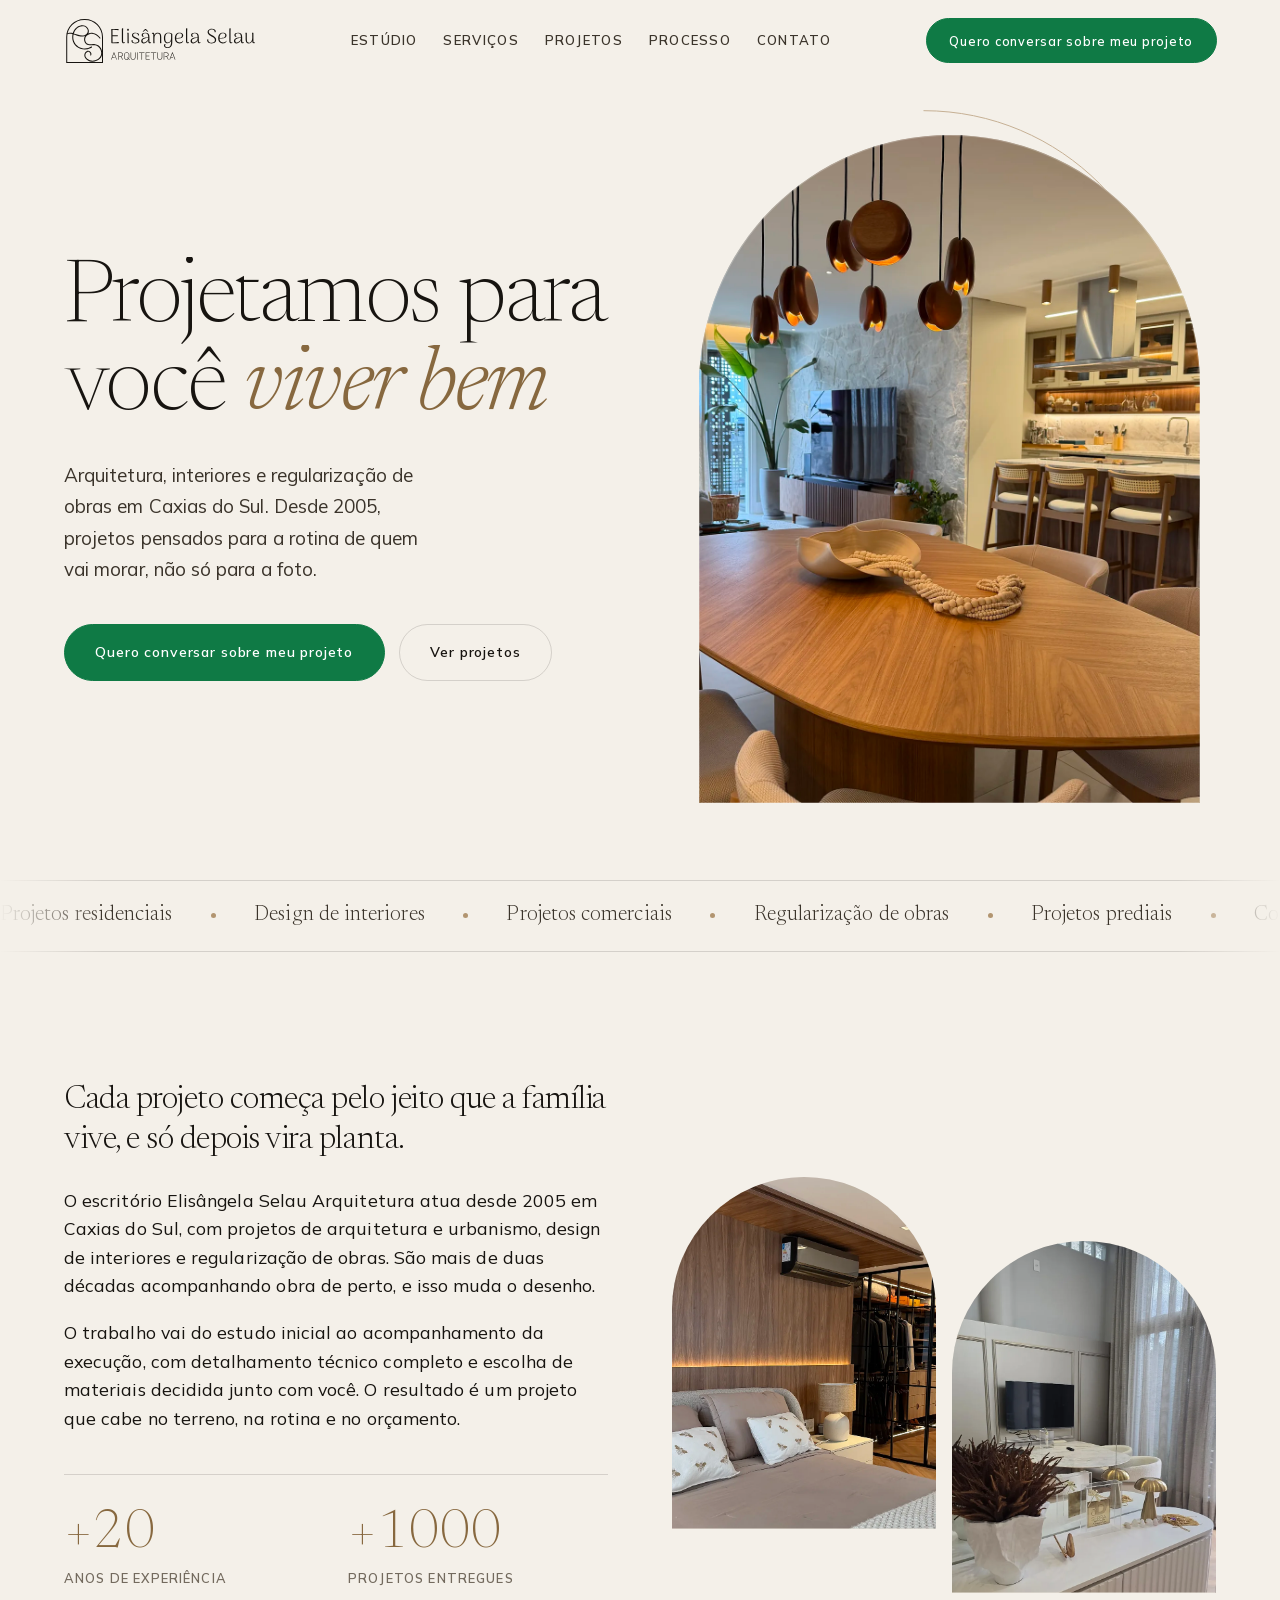
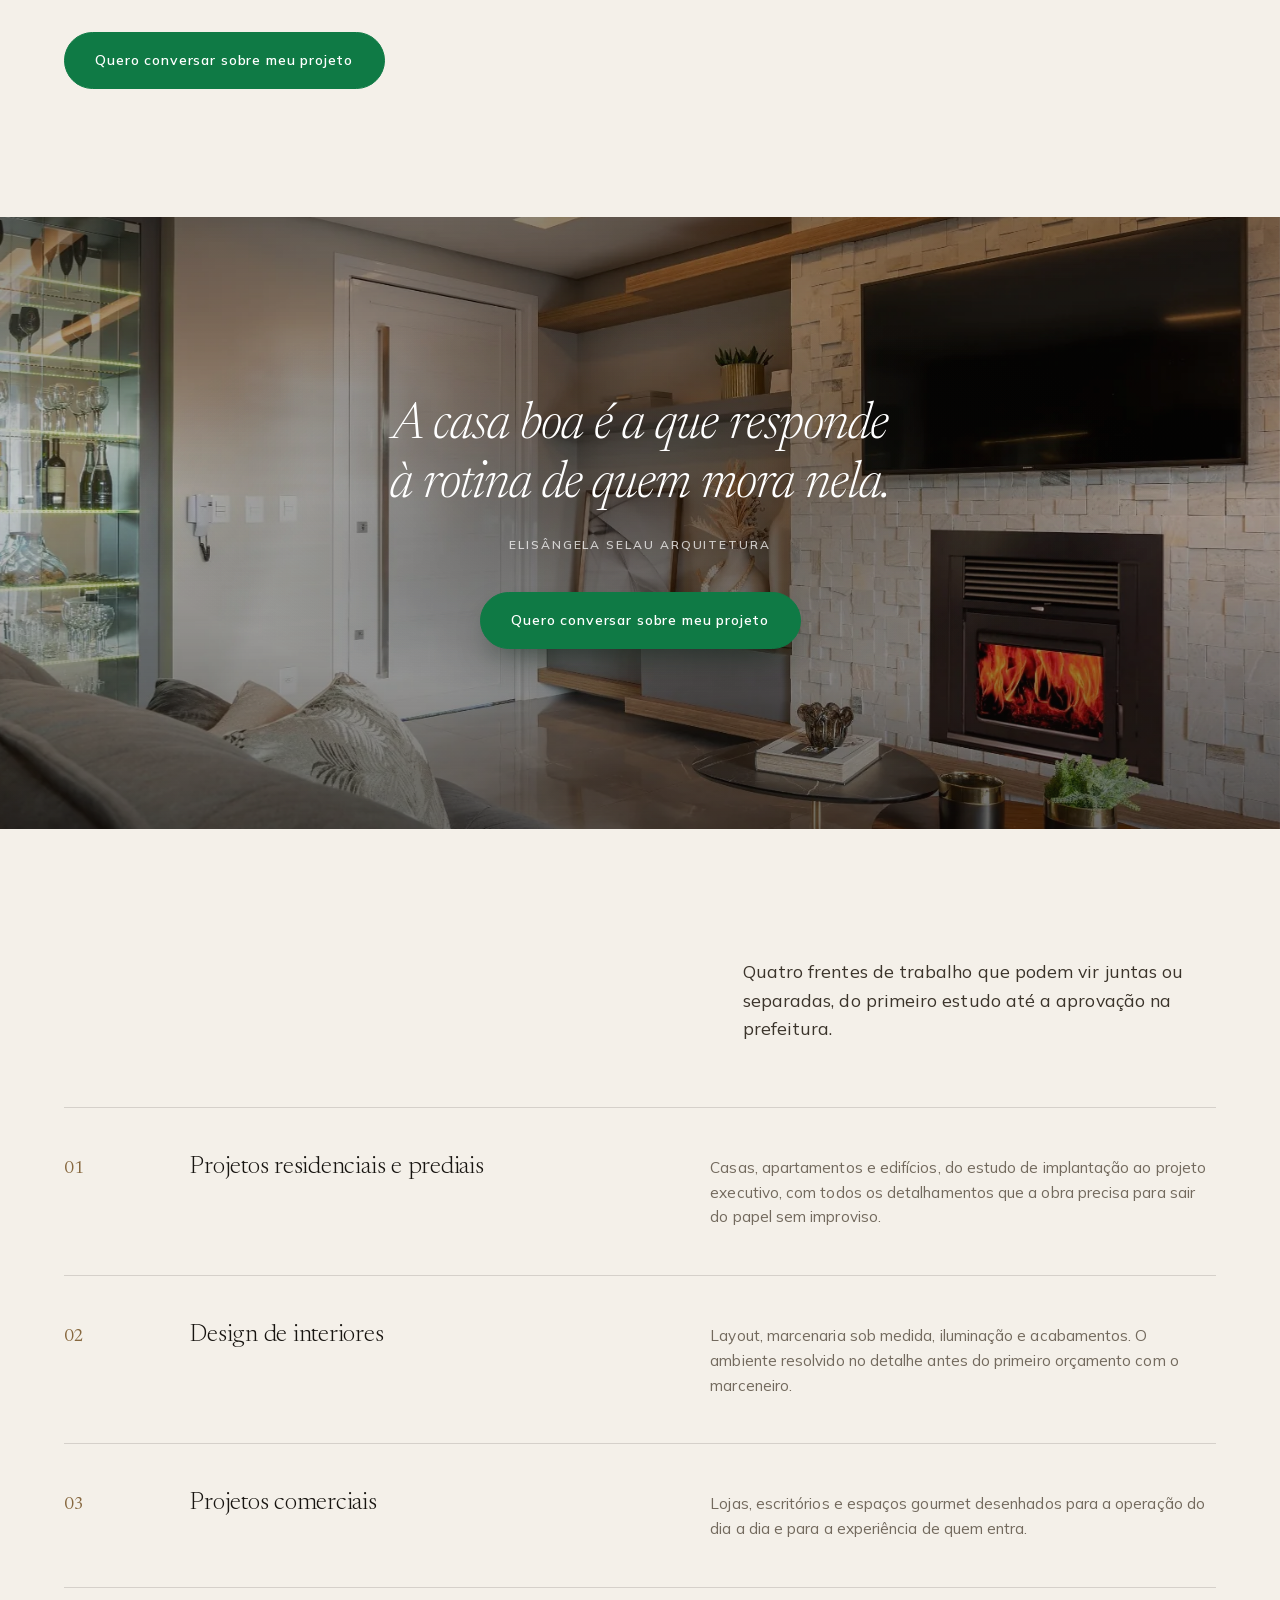
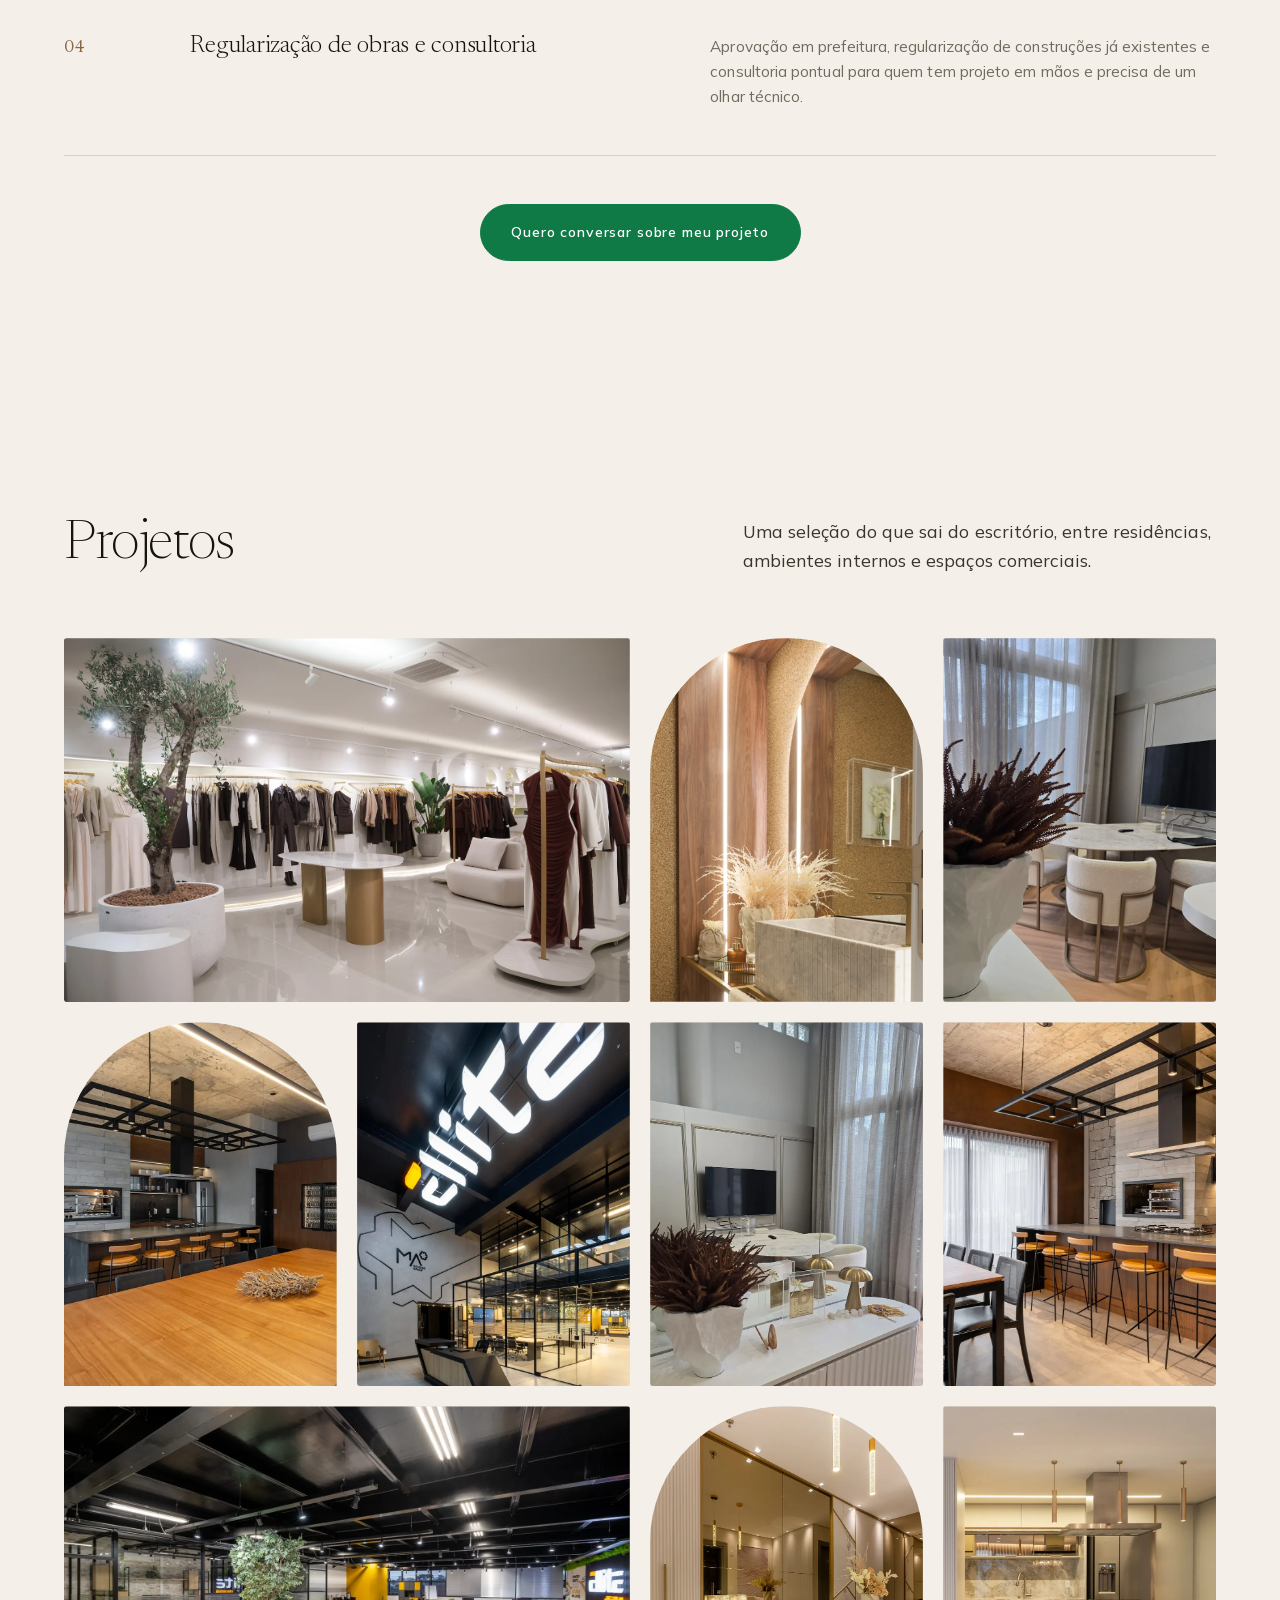
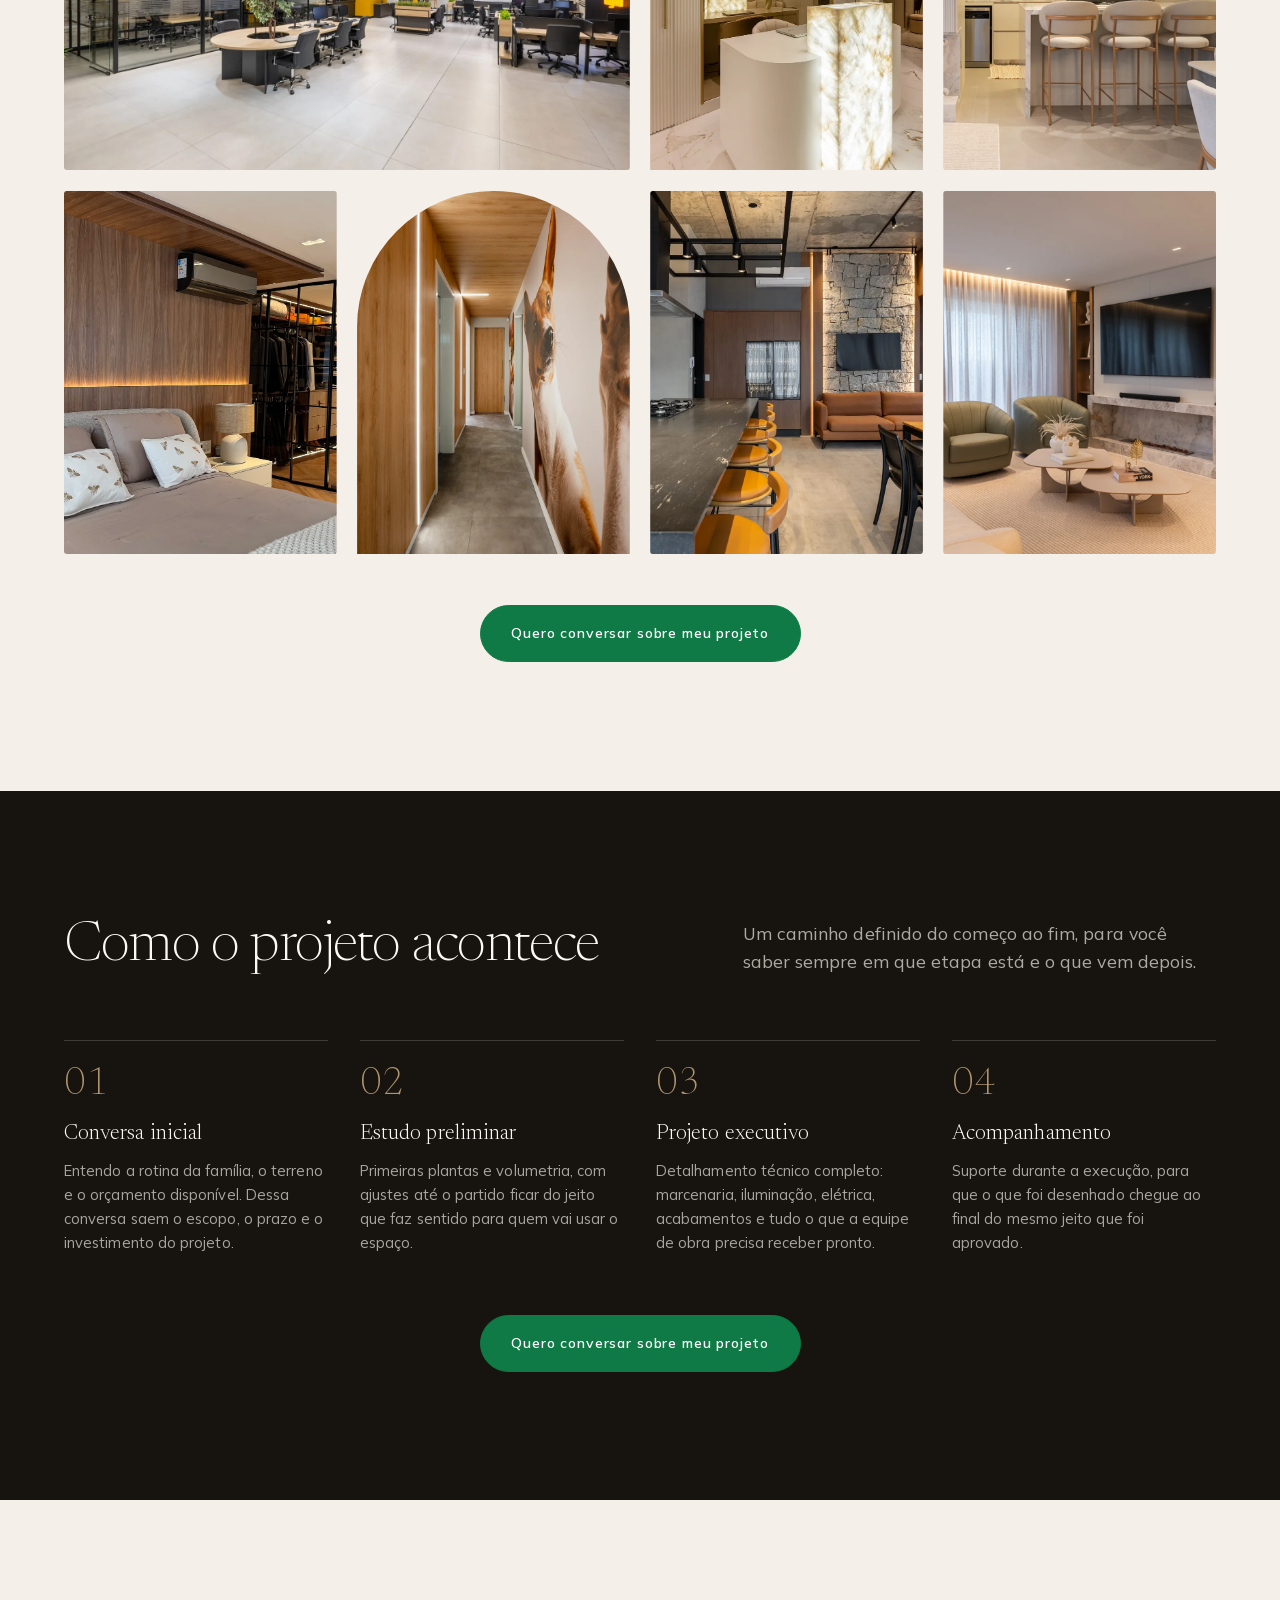
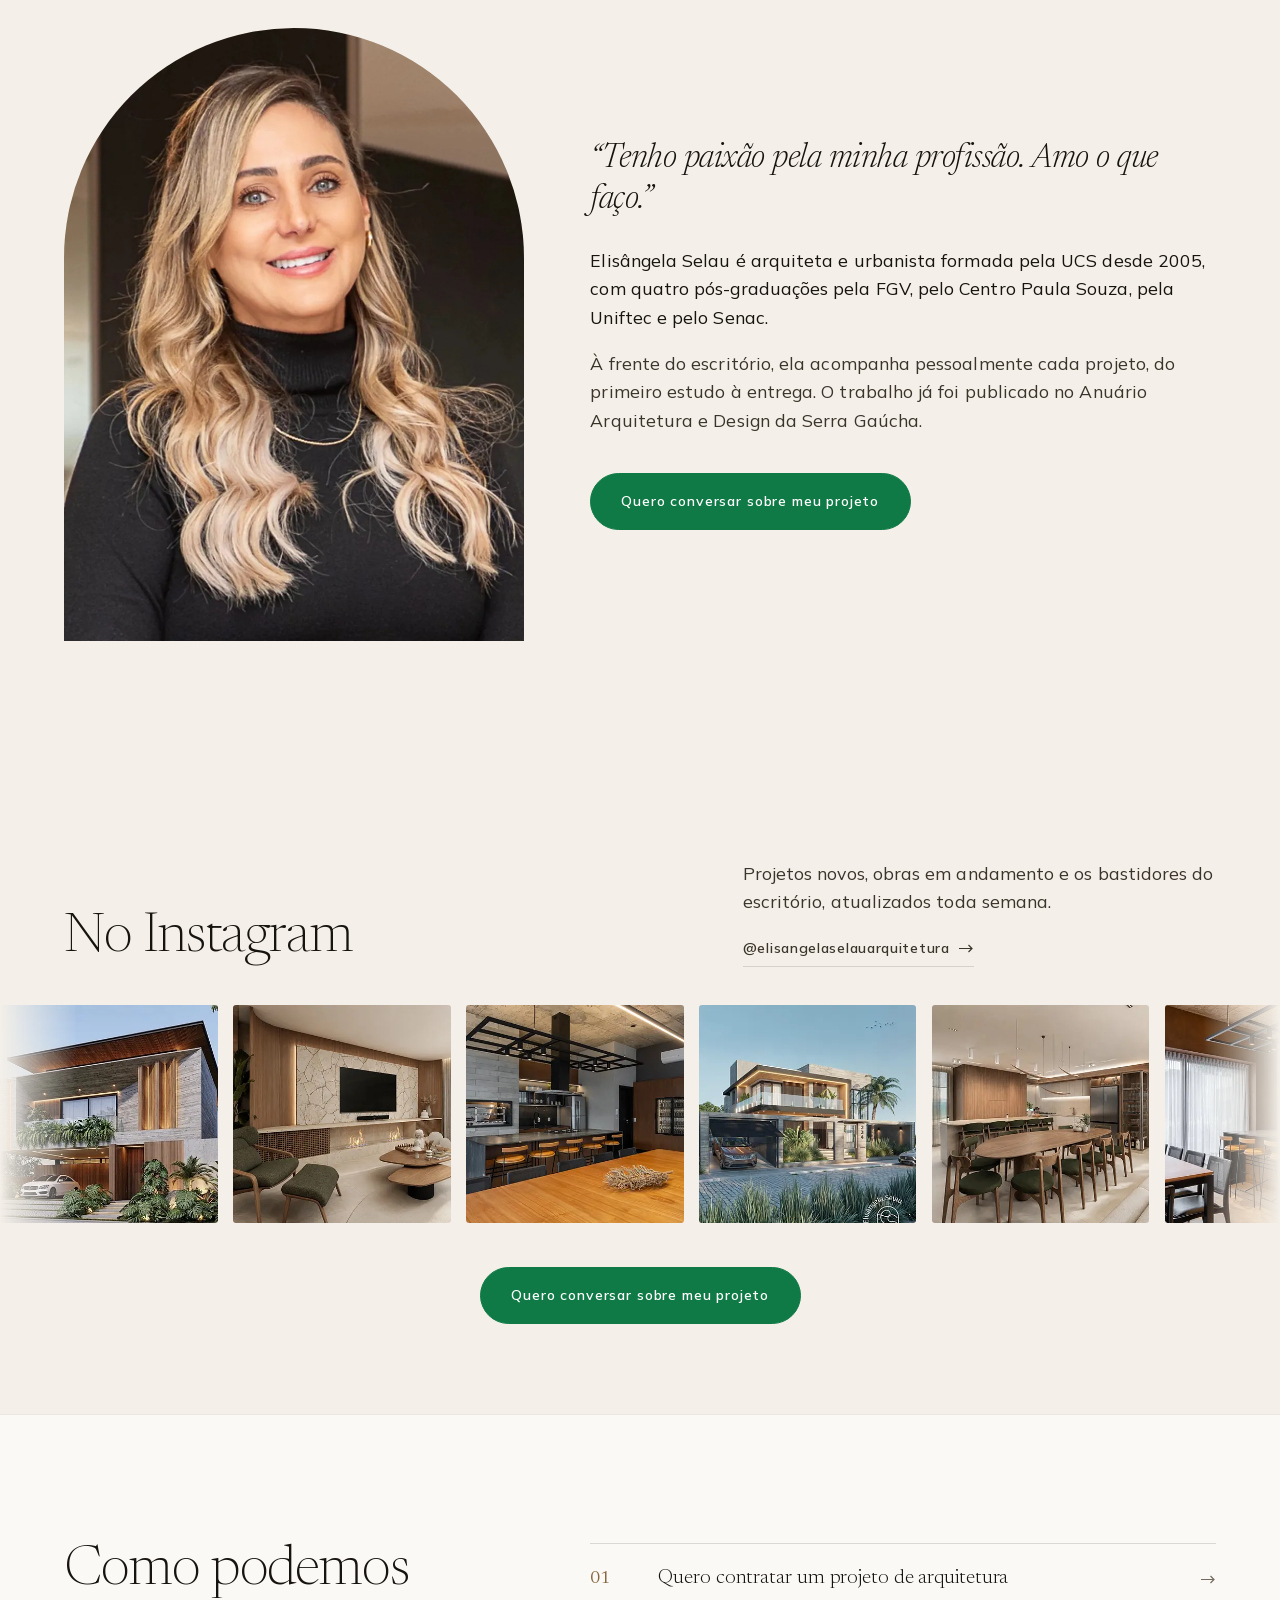
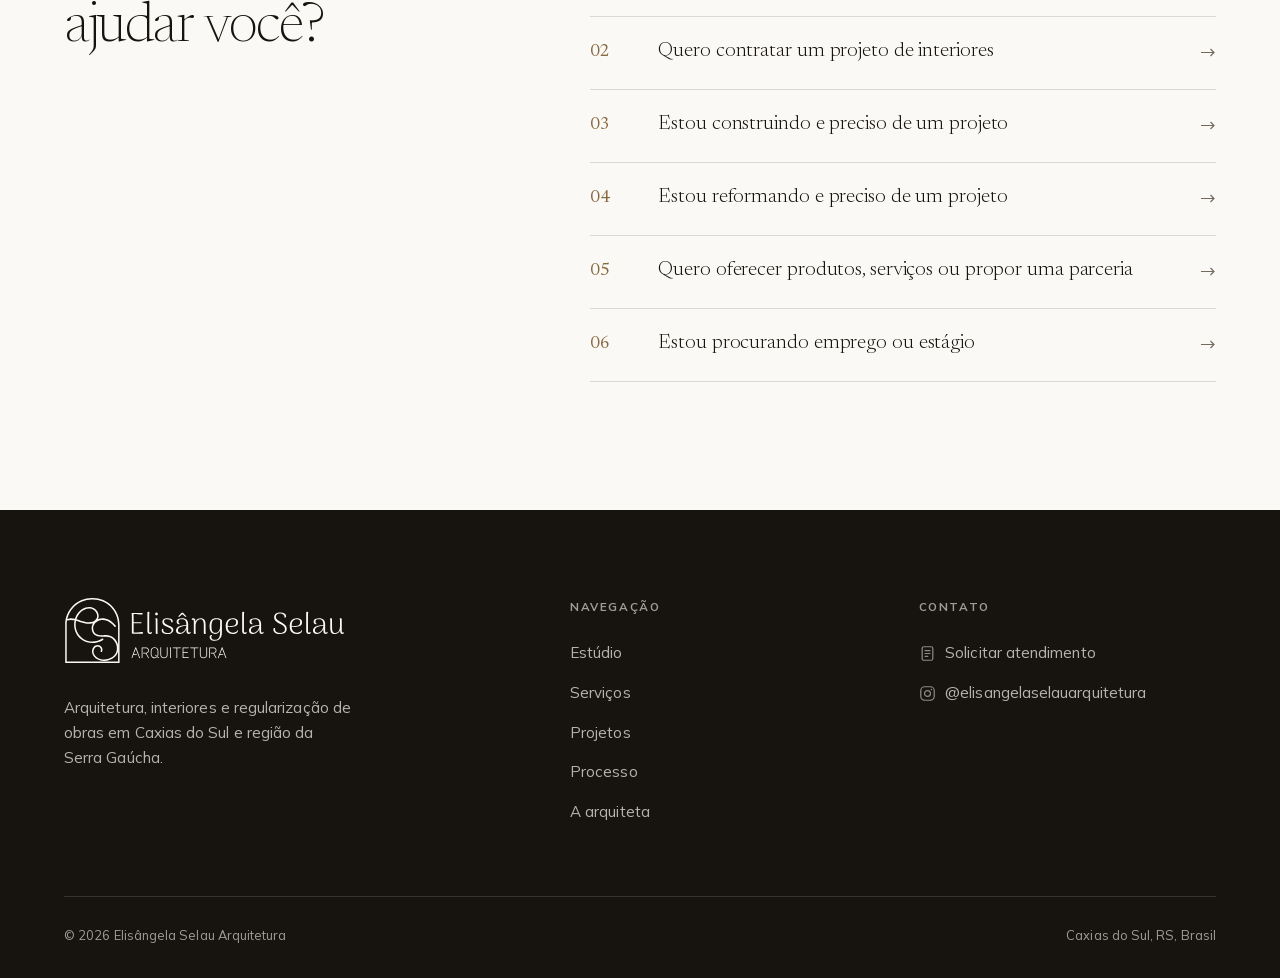
<file: index.html>
<!doctype html>
<html lang="pt-BR">
<head>
<meta charset="utf-8">
<meta name="viewport" content="width=device-width,initial-scale=1">

<!-- A foto do hero e as fontes vêm antes do GTM de propósito: com o GTM em
     primeiro o navegador enfileirava o gtm.js na frente do preload e a foto
     do topo só começava a baixar meio segundo depois. -->
<link rel="preload" as="image" href="assets/img/hero.webp" media="(min-width:901px)" fetchpriority="high">
<link rel="preload" as="image" href="assets/img/hero-sm.webp" media="(max-width:900px)" fetchpriority="high">
<link rel="preload" href="assets/fonts/mulish.woff2" as="font" type="font/woff2" crossorigin>
<link rel="preload" href="assets/fonts/newsreader.woff2" as="font" type="font/woff2" crossorigin>
<link rel="stylesheet" href="assets/css/site.css">
<link rel="stylesheet" href="assets/css/formulario.css">

<link rel="preconnect" href="https://www.googletagmanager.com">
<link rel="dns-prefetch" href="https://www.googletagmanager.com">

<!-- Google Tag Manager -->
<script>(function(w,d,s,l,i){w[l]=w[l]||[];w[l].push({'gtm.start':
new Date().getTime(),event:'gtm.js'});var f=d.getElementsByTagName(s)[0],
j=d.createElement(s),dl=l!='dataLayer'?'&l='+l:'';j.async=true;j.src=
'https://www.googletagmanager.com/gtm.js?id='+i+dl;f.parentNode.insertBefore(j,f);
})(window,document,'script','dataLayer','GTM-5HN8STRT');</script>
<!-- End Google Tag Manager -->

<title>Elisângela Selau Arquitetura | Projetos em Caxias do Sul, RS</title>
<meta name="description" content="Escritório de arquitetura em Caxias do Sul, RS. Projetos residenciais e prediais, design de interiores, projetos comerciais e regularização de obras. Atuação desde 2005.">
<link rel="canonical" href="https://www.elisangelaselauarquitetura.com.br/">
<meta name="theme-color" content="#F4F0E9">

<meta property="og:type" content="website">
<meta property="og:locale" content="pt_BR">
<meta property="og:site_name" content="Elisângela Selau Arquitetura">
<meta property="og:title" content="Elisângela Selau Arquitetura | Projetos em Caxias do Sul, RS">
<meta property="og:description" content="Arquitetura, interiores e regularização de obras em Caxias do Sul. Projetos autorais desde 2005.">
<meta property="og:url" content="https://www.elisangelaselauarquitetura.com.br/">
<meta property="og:image" content="https://www.elisangelaselauarquitetura.com.br/assets/img/wide-living.webp">
<meta name="twitter:card" content="summary_large_image">

<link rel="icon" href="favicon.ico" sizes="any">
<link rel="icon" href="assets/img/favicon.svg" type="image/svg+xml">
<link rel="apple-touch-icon" href="assets/img/apple-touch-icon.png">

<script type="application/ld+json">
{"@context":"https://schema.org","@type":"ProfessionalService","name":"Elisângela Selau Arquitetura",
"description":"Escritório de arquitetura e urbanismo em Caxias do Sul, RS. Projetos residenciais e prediais, design de interiores, projetos comerciais e regularização de obras.",
"url":"https://www.elisangelaselauarquitetura.com.br/","image":"https://www.elisangelaselauarquitetura.com.br/assets/img/wide-living.webp",
"foundingDate":"2005","priceRange":"$$$",
"address":{"@type":"PostalAddress","addressLocality":"Caxias do Sul","addressRegion":"RS","addressCountry":"BR"},
"areaServed":{"@type":"Place","name":"Serra Gaúcha, Rio Grande do Sul"},
"sameAs":["https://www.instagram.com/elisangelaselauarquitetura/"],
"founder":{"@type":"Person","name":"Elisângela Selau","jobTitle":"Arquiteta e Urbanista"},
"hasOfferCatalog":{"@type":"OfferCatalog","name":"Serviços","itemListElement":[
{"@type":"Offer","itemOffered":{"@type":"Service","name":"Projetos residenciais e prediais"}},
{"@type":"Offer","itemOffered":{"@type":"Service","name":"Design de interiores"}},
{"@type":"Offer","itemOffered":{"@type":"Service","name":"Projetos comerciais"}},
{"@type":"Offer","itemOffered":{"@type":"Service","name":"Regularização de obras e consultoria"}}]}}
</script>

</head>
<body>
<!-- Google Tag Manager (noscript) -->
<noscript><iframe src="https://www.googletagmanager.com/ns.html?id=GTM-5HN8STRT"
height="0" width="0" style="display:none;visibility:hidden"></iframe></noscript>
<!-- End Google Tag Manager (noscript) -->

<a class="sr-only" href="#projetos">Pular para os projetos</a>

<!-- ============================ NAV ============================ -->
<header class="nav" id="nav">
  <a class="nav__logo brand" href="#topo" aria-label="Elisângela Selau Arquitetura, início"></a>
  <nav class="nav__menu" aria-label="Principal">
    <a href="#estudio">Estúdio</a>
    <a href="#servicos">Serviços</a>
    <a href="#projetos">Projetos</a>
    <a href="#processo">Processo</a>
    <a href="#formulario">Contato</a>
  </nav>
  <a class="btn nav__cta" href="#formulario" data-cta="nav">
          Quero conversar sobre meu projeto
  </a>
  <button class="nav__burger" id="burger" aria-expanded="false" aria-controls="drawer" aria-label="Abrir menu">
    <span></span><span></span><span></span>
  </button>
</header>

<div class="drawer" id="drawer">
  <a href="#estudio" style="--i:0">Estúdio</a>
  <a href="#servicos" style="--i:1">Serviços</a>
  <a href="#projetos" style="--i:2">Projetos</a>
  <a href="#processo" style="--i:3">Processo</a>
  <a href="#elis" style="--i:4">A arquiteta</a>
  <a href="#formulario" style="--i:5">Contato</a>
  <a class="btn" href="#formulario" data-cta="menu" style="--i:6">Quero conversar sobre meu projeto</a>
  <div class="drawer__foot">
    <span>Caxias do Sul, RS</span>
  </div>
</div>

<main id="topo">

<!-- ============================ HERO ============================ -->
<section class="hero" data-reveal>
  <div class="wrap hero__grid">
    <div>
      <h1 class="hero__title">
        <span class="kin"><span>Projetamos para</span></span>
        <span class="kin"><span>você <em class="italic">viver bem</em></span></span>
      </h1>
      <p class="hero__lead" data-rise data-d="2">
        Arquitetura, interiores e regularização de obras em Caxias do Sul. Desde 2005,
        projetos pensados para a rotina de quem vai morar, não só para a foto.
      </p>
      <div class="hero__actions" data-rise data-d="3">
        <a class="btn" href="#formulario" data-cta="hero">
          Quero conversar sobre meu projeto
        </a>
        <a class="btn btn--ghost" href="#projetos">Ver projetos</a>
      </div>
    </div>

    <div class="hero__frame" data-draw>
      <svg viewBox="0 0 300 400" preserveAspectRatio="none" fill="none" aria-hidden="true">
        <path d="M150 1c82.3 0 149 66.7 149 149v250H1V150C1 67.7 67.7 1 150 1Z"
              stroke="currentColor" stroke-width="1" vector-effect="non-scaling-stroke" style="--len:1200"/>
      </svg>
      <figure class="arch hero__arch" data-slides>
        <picture>
          <source media="(max-width:900px)" srcset="assets/img/hero-sm.webp">
          <img class="hero__slide is-on" src="assets/img/hero.webp" width="1080" height="1440" fetchpriority="high" decoding="async"
               alt="Sala de jantar integrada à cozinha, com mesa de madeira, pendentes de cobre e parede em pedra natural.">
        </picture>
        <!-- as demais entram por JS depois do load, para não competir com o LCP -->
        <img class="hero__slide" data-src="assets/img/hero/s2-lavabo.webp"     width="900" height="1200" decoding="async" alt="" aria-hidden="true">
        <img class="hero__slide" data-src="assets/img/hero/s3-onix.webp"       width="900" height="1200" decoding="async" alt="" aria-hidden="true">
        <img class="hero__slide" data-src="assets/img/hero/s4-gourmet.webp"    width="900" height="1200" decoding="async" alt="" aria-hidden="true">
        <img class="hero__slide" data-src="assets/img/hero/s5-dormitorio.webp" width="900" height="1200" decoding="async" alt="" aria-hidden="true">
        <img class="hero__slide" data-src="assets/img/hero/s6-mesa.webp"       width="900" height="1200" decoding="async" alt="" aria-hidden="true">
        <img class="hero__slide" data-src="assets/img/hero/s7-corredor.webp"   width="900" height="1200" decoding="async" alt="" aria-hidden="true">
        <img class="hero__slide" data-src="assets/img/hero/s8-recepcao.webp"   width="900" height="1200" decoding="async" alt="" aria-hidden="true">
      </figure>
    </div>
  </div>
</section>

<!-- ============================ FITA ============================ -->
<div class="ticker" aria-hidden="true">
  <ul class="ticker__track" id="ticker">
    <li>Projetos residenciais</li><li>Design de interiores</li><li>Projetos comerciais</li>
    <li>Regularização de obras</li><li>Projetos prediais</li><li>Consultoria técnica</li>
  </ul>
</div>

<!-- ============================ ESTÚDIO ============================ -->
<section class="sec" id="estudio">
  <div class="wrap studio">
    <div class="studio__text">
      <h2 class="serif studio-lead" data-rise>Cada projeto começa pelo jeito que a família vive, e só depois vira planta.</h2>
      <p data-rise data-d="1">
        O escritório Elisângela Selau Arquitetura atua desde 2005 em Caxias do Sul, com projetos de
        arquitetura e urbanismo, design de interiores e regularização de obras. São mais de duas décadas
        acompanhando obra de perto, e isso muda o desenho.
      </p>
      <p data-rise data-d="2">
        O trabalho vai do estudo inicial ao acompanhamento da execução, com detalhamento técnico completo
        e escolha de materiais decidida junto com você. O resultado é um projeto que cabe no terreno,
        na rotina e no orçamento.
      </p>
      <dl class="stats" data-rise data-d="3">
        <div><dt><span class="kin"><span>+20</span></span></dt><dd>Anos de experiência</dd></div>
        <div><dt><span class="kin"><span>+1000</span></span></dt><dd>Projetos entregues</dd></div>
      </dl>
      <div style="margin-top:clamp(2rem,4vw,2.75rem)" data-rise>
        <a class="btn" href="#formulario" data-cta="estudio">
          Quero conversar sobre meu projeto
        </a>
      </div>
    </div>

    <div class="studio__media">
      <figure>
        <div class="arch" data-mask>
          <img src="assets/img/projetos/dormitorio-ripado.webp" width="800" height="1067" loading="lazy" decoding="async"
               alt="Dormitório com cabeceira em madeira ripada, iluminação embutida e closet integrado.">
        </div>
      </figure>
      <figure>
        <div class="arch" data-mask>
          <img src="assets/img/projetos/buffet-ripado.webp" width="800" height="1067" loading="lazy" decoding="async"
               alt="Buffet em marcenaria ripada com espelho, luminárias de mesa e objetos de decoração.">
        </div>
      </figure>
    </div>
  </div>
</section>

<!-- ============================ FAIXA CHEIA ============================ -->
<section class="band" aria-label="Residência em travertino e madeira">
  <div class="band__media" data-parallax>
    <picture>
      <source media="(max-width:760px)" srcset="assets/img/wide-living-sm.webp">
      <img src="assets/img/wide-living.webp" width="1600" height="900" loading="lazy" decoding="async"
           alt="Living com lareira acesa, parede em pedra natural, marcenaria suspensa e adega envidraçada.">
    </picture>
  </div>
  <div class="band__inner" data-rise>
    <blockquote class="band__quote">
      A casa boa é a que responde à rotina de quem mora nela.
      <cite class="band__cite">Elisângela Selau Arquitetura</cite>
    </blockquote>
    <a class="btn btn--onphoto" href="#formulario" data-cta="faixa">
          Quero conversar sobre meu projeto
    </a>
  </div>
</section>

<!-- ============================ SERVIÇOS ============================ -->
<section class="sec" id="servicos">
  <div class="wrap">
    <div class="sec__head">
      <h2 class="sec__title" data-rise>O que o escritório faz</h2>
      <p class="sec__intro" data-rise data-d="1">
        Quatro frentes de trabalho que podem vir juntas ou separadas, do primeiro estudo até a
        aprovação na prefeitura.
      </p>
    </div>

    <ul class="svc">
      <li class="svc__item" data-rise>
        <span class="svc__n">01</span>
        <h3 class="svc__name">Projetos residenciais e prediais</h3>
        <p class="svc__desc">Casas, apartamentos e edifícios, do estudo de implantação ao projeto executivo,
          com todos os detalhamentos que a obra precisa para sair do papel sem improviso.</p>
      </li>
      <li class="svc__item" data-rise data-d="1">
        <span class="svc__n">02</span>
        <h3 class="svc__name">Design de interiores</h3>
        <p class="svc__desc">Layout, marcenaria sob medida, iluminação e acabamentos. O ambiente resolvido
          no detalhe antes do primeiro orçamento com o marceneiro.</p>
      </li>
      <li class="svc__item" data-rise data-d="2">
        <span class="svc__n">03</span>
        <h3 class="svc__name">Projetos comerciais</h3>
        <p class="svc__desc">Lojas, escritórios e espaços gourmet desenhados para a operação do dia a dia
          e para a experiência de quem entra.</p>
      </li>
      <li class="svc__item" data-rise data-d="3">
        <span class="svc__n">04</span>
        <h3 class="svc__name">Regularização de obras e consultoria</h3>
        <p class="svc__desc">Aprovação em prefeitura, regularização de construções já existentes e
          consultoria pontual para quem tem projeto em mãos e precisa de um olhar técnico.</p>
      </li>
    </ul>

    <div style="margin-top:clamp(2rem,4vw,3rem);text-align:center" data-rise>
      <a class="btn" href="#formulario" data-cta="servicos">
          Quero conversar sobre meu projeto
      </a>
    </div>
  </div>
</section>

<!-- ============================ PROJETOS ============================ -->
<section class="sec" id="projetos">
  <div class="wrap">
    <div class="sec__head">
      <h2 class="sec__title" data-rise>Projetos</h2>
      <p class="sec__intro" data-rise data-d="1">
        Uma seleção do que sai do escritório, entre residências, ambientes internos e espaços comerciais.
      </p>
    </div>

    <div class="grid" id="galeria">
      <div class="card card--wide">
        <div class="card__media" data-mask>
          <img src="assets/img/projetos/loja-oliveira.webp" width="1400" height="900" loading="lazy" decoding="async"
               alt="Loja de roupas com oliveira central, araras em latão e iluminação em trilho.">
        </div>
      </div>

      <div class="card card--arch">
        <div class="card__media" data-mask>
          <img src="assets/img/projetos/lavabo-cortica.webp" width="800" height="1067" loading="lazy" decoding="async"
               alt="Lavabo com parede em cortiça, arco curvo em madeira retroiluminado e cuba esculpida em mármore.">
        </div>
      </div>

      <div class="card">
        <div class="card__media" data-mask>
          <img src="assets/img/projetos/sala-jantar.webp" width="800" height="1067" loading="lazy" decoding="async"
               alt="Sala de jantar com mesa redonda em mármore, cadeiras estofadas e pé-direito duplo.">
        </div>
      </div>

      <div class="card card--arch">
        <div class="card__media" data-mask>
          <img src="assets/img/projetos/gourmet-industrial.webp" width="800" height="1067" loading="lazy" decoding="async"
               alt="Espaço gourmet com concreto aparente, churrasqueira, ilha e banquetas.">
        </div>
      </div>

      <div class="card">
        <div class="card__media" data-mask>
          <img src="assets/img/projetos/recepcao-neon.webp" width="800" height="1067" loading="lazy" decoding="async"
               alt="Recepção corporativa com letreiro em neon, mezanino e salas envidraçadas.">
        </div>
      </div>

      <div class="card">
        <div class="card__media" data-mask>
          <img src="assets/img/projetos/buffet-ripado.webp" width="800" height="1067" loading="lazy" decoding="async"
               alt="Buffet em marcenaria ripada com espelho, luminárias de mesa e objetos de decoração.">
        </div>
      </div>

      <div class="card">
        <div class="card__media" data-mask>
          <img src="assets/img/projetos/salao-banquetas.webp" width="800" height="1067" loading="lazy" decoding="async"
               alt="Área social com bar, churrasqueira, parede em pedra e banquetas.">
        </div>
      </div>

      <div class="card card--wide">
        <div class="card__media" data-mask>
          <img src="assets/img/wide-escritorio.webp" width="1400" height="900" loading="lazy" decoding="async"
               alt="Escritório em planta aberta com estações de trabalho, salas de reunião envidraçadas e forro metálico preto.">
        </div>
      </div>

      <div class="card card--arch">
        <div class="card__media" data-mask>
          <img src="assets/img/projetos/hall-onix.webp" width="800" height="1067" loading="lazy" decoding="async"
               alt="Hall com balcão em ônix retroiluminado, marcenaria curva, espelhos e pendentes em latão.">
        </div>
      </div>

      <div class="card">
        <div class="card__media" data-mask>
          <img src="assets/img/projetos/cozinha-ilha.webp" width="800" height="1067" loading="lazy" decoding="async"
               alt="Cozinha com ilha central, coifa em inox, pendentes de cobre e bancada em pedra.">
        </div>
      </div>

      <div class="card">
        <div class="card__media" data-mask>
          <img src="assets/img/projetos/dormitorio-ripado.webp" width="800" height="1067" loading="lazy" decoding="async"
               alt="Dormitório com cabeceira em madeira ripada, iluminação embutida e closet integrado.">
        </div>
      </div>

      <div class="card card--arch">
        <div class="card__media" data-mask>
          <img src="assets/img/projetos/corredor-mural.webp" width="800" height="1067" loading="lazy" decoding="async"
               alt="Corredor com forro em madeira, iluminação linear embutida e painel fotográfico de piso a teto.">
        </div>
      </div>

      <div class="card">
        <div class="card__media" data-mask>
          <img src="assets/img/projetos/gourmet-pedra.webp" width="800" height="1067" loading="lazy" decoding="async"
               alt="Ambiente gourmet com parede em pedra, estrutura metálica preta e banquetas.">
        </div>
      </div>

      <div class="card">
        <div class="card__media" data-mask>
          <img src="assets/img/projetos/living-lareira.webp" width="800" height="1067" loading="lazy" decoding="async"
               alt="Living com lareira em mármore, painel de TV, poltronas verdes e cortina em linho.">
        </div>
      </div>
    </div>

    <div style="margin-top:clamp(2.25rem,4vw,3.25rem);text-align:center" data-rise>
      <a class="btn" href="#formulario" data-cta="projetos">
          Quero conversar sobre meu projeto
      </a>
    </div>
  </div>
</section>

<!-- ============================ PROCESSO ============================ -->
<section class="sec dark" id="processo">
  <div class="wrap">
    <div class="sec__head">
      <h2 class="sec__title" data-rise>Como o projeto acontece</h2>
      <p class="sec__intro" data-rise data-d="1">
        Um caminho definido do começo ao fim, para você saber sempre em que etapa está e o que vem depois.
      </p>
    </div>

    <ol class="steps">
      <li class="step" data-rise>
        <span class="step__n">01</span>
        <h3>Conversa inicial</h3>
        <p>Entendo a rotina da família, o terreno e o orçamento disponível. Dessa conversa saem o escopo,
          o prazo e o investimento do projeto.</p>
      </li>
      <li class="step" data-rise data-d="1">
        <span class="step__n">02</span>
        <h3>Estudo preliminar</h3>
        <p>Primeiras plantas e volumetria, com ajustes até o partido ficar do jeito que faz sentido
          para quem vai usar o espaço.</p>
      </li>
      <li class="step" data-rise data-d="2">
        <span class="step__n">03</span>
        <h3>Projeto executivo</h3>
        <p>Detalhamento técnico completo: marcenaria, iluminação, elétrica, acabamentos e tudo o que
          a equipe de obra precisa receber pronto.</p>
      </li>
      <li class="step" data-rise data-d="3">
        <span class="step__n">04</span>
        <h3>Acompanhamento</h3>
        <p>Suporte durante a execução, para que o que foi desenhado chegue ao final do mesmo jeito
          que foi aprovado.</p>
      </li>
    </ol>

    <div style="margin-top:clamp(2.5rem,5vw,3.75rem);text-align:center" data-rise>
      <a class="btn" href="#formulario" data-cta="processo">
          Quero conversar sobre meu projeto
      </a>
    </div>
  </div>
</section>

<!-- ============================ ELIS ============================ -->
<section class="sec" id="elis">
  <div class="wrap elis">
    <div class="elis__media">
      <figure class="arch" data-mask>
        <img src="assets/img/elis.webp" width="900" height="1200" loading="lazy" decoding="async"
             alt="Retrato de Elisângela Selau, arquiteta e urbanista responsável pelo escritório.">
      </figure>
    </div>

    <div class="elis__text">
      <h2 class="elis__quote" data-rise>“Tenho paixão pela minha profissão. Amo o que faço.”</h2>
      <p data-rise data-d="1">
        Elisângela Selau é arquiteta e urbanista formada pela UCS desde 2005, com quatro pós-graduações
        pela FGV, pelo Centro Paula Souza, pela Uniftec e pelo Senac.
      </p>
      <p data-rise data-d="2">
        À frente do escritório, ela acompanha pessoalmente cada projeto, do primeiro estudo à entrega.
        O trabalho já foi publicado no Anuário Arquitetura e Design da Serra Gaúcha.
      </p>
      <div style="margin-top:2.4rem" data-rise data-d="3">
        <a class="btn" href="#formulario" data-cta="elis">
          Quero conversar sobre meu projeto
        </a>
      </div>
    </div>
  </div>
</section>

<!-- ============================ INSTAGRAM ============================ -->
<section class="sec sec--tight" id="instagram">
  <div class="wrap">
    <div class="sec__head" style="margin-bottom:clamp(1.75rem,3vw,2.5rem)">
      <h2 class="sec__title" data-rise>No Instagram</h2>
      <p class="sec__intro" data-rise data-d="1">
        Projetos novos, obras em andamento e os bastidores do escritório, atualizados toda semana.
        <a class="lnk" style="margin-top:1rem" href="https://www.instagram.com/elisangelaselauarquitetura/" target="_blank" rel="noopener">
          @elisangelaselauarquitetura
          <svg class="arw" width="15" height="9" viewBox="0 0 15 9" fill="none" aria-hidden="true"><path d="M0 4.5h13M9.5 1 13 4.5 9.5 8" stroke="currentColor" stroke-width="1.2"/></svg>
        </a>
      </p>
    </div>
  </div>
  <div class="feed" data-rise>
    <div class="feed__track" id="feed"></div>
  </div>
  <div class="wrap" style="margin-top:clamp(2rem,4vw,2.75rem);text-align:center" data-rise>
    <a class="btn" href="#formulario" data-cta="instagram">
          Quero conversar sobre meu projeto
    </a>
  </div>
</section>

<!-- ============================ FORMULÁRIO ============================ -->
<!-- Único canal de contato do site. Etapa 1 filtra quem não é cliente
     (fornecedor, parceiro, candidato a vaga): essas respostas não chegam no
     formulário nem no WhatsApp. Etapa 2 é o pedido de atendimento. -->
<section class="sec" id="formulario">
  <div class="wrap lf">
    <div class="lf__head">
      <h2 class="sec__title" id="lf-titulo" data-rise>Como podemos ajudar você?</h2>
    </div>

    <div class="lf__body" data-rise data-d="1">

      <!-- ETAPA 1: pergunta eliminatória -->
      <div class="lf__passo" data-passo="1">
        <ul class="lf__opcoes" aria-labelledby="lf-titulo">
          <li><button type="button" class="lf__opcao" data-motivo="arquitetura"><span class="lf__n">01</span><span class="lf__txt">Quero contratar um projeto de arquitetura</span><svg class="arw" width="15" height="9" viewBox="0 0 15 9" fill="none" aria-hidden="true"><path d="M0 4.5h13M9.5 1 13 4.5 9.5 8" stroke="currentColor" stroke-width="1.2"/></svg></button></li>
          <li><button type="button" class="lf__opcao" data-motivo="interiores"><span class="lf__n">02</span><span class="lf__txt">Quero contratar um projeto de interiores</span><svg class="arw" width="15" height="9" viewBox="0 0 15 9" fill="none" aria-hidden="true"><path d="M0 4.5h13M9.5 1 13 4.5 9.5 8" stroke="currentColor" stroke-width="1.2"/></svg></button></li>
          <li><button type="button" class="lf__opcao" data-motivo="construcao"><span class="lf__n">03</span><span class="lf__txt">Estou construindo e preciso de um projeto</span><svg class="arw" width="15" height="9" viewBox="0 0 15 9" fill="none" aria-hidden="true"><path d="M0 4.5h13M9.5 1 13 4.5 9.5 8" stroke="currentColor" stroke-width="1.2"/></svg></button></li>
          <li><button type="button" class="lf__opcao" data-motivo="reforma"><span class="lf__n">04</span><span class="lf__txt">Estou reformando e preciso de um projeto</span><svg class="arw" width="15" height="9" viewBox="0 0 15 9" fill="none" aria-hidden="true"><path d="M0 4.5h13M9.5 1 13 4.5 9.5 8" stroke="currentColor" stroke-width="1.2"/></svg></button></li>
          <li><button type="button" class="lf__opcao" data-motivo="fornecedor"><span class="lf__n">05</span><span class="lf__txt">Quero oferecer produtos, serviços ou propor uma parceria</span><svg class="arw" width="15" height="9" viewBox="0 0 15 9" fill="none" aria-hidden="true"><path d="M0 4.5h13M9.5 1 13 4.5 9.5 8" stroke="currentColor" stroke-width="1.2"/></svg></button></li>
          <li><button type="button" class="lf__opcao" data-motivo="emprego"><span class="lf__n">06</span><span class="lf__txt">Estou procurando emprego ou estágio</span><svg class="arw" width="15" height="9" viewBox="0 0 15 9" fill="none" aria-hidden="true"><path d="M0 4.5h13M9.5 1 13 4.5 9.5 8" stroke="currentColor" stroke-width="1.2"/></svg></button></li>
        </ul>
      </div>

      <!-- BLOQUEIO: opções 5 e 6. Nada de formulário, nada de WhatsApp e sem
           caminho de volta para as opções; só o e-mail de parcerias. -->
      <div class="lf__passo lf__bloqueio" data-passo="bloqueio" tabindex="-1" hidden>
        <p class="lf__aviso">Agradecemos o seu contato. Este canal é exclusivo para clientes interessados na contratação de projetos de arquitetura e interiores. Propostas comerciais, apresentação de produtos, currículos e solicitações de parceria não são atendidas por este formulário.</p>
        <a class="lnk lf__email" href="mailto:parcerias@elisangelaselauarquitetura.com.br?subject=Proposta%20comercial">
          parcerias@<wbr>elisangelaselauarquitetura.com.br
          <svg class="arw" width="15" height="9" viewBox="0 0 15 9" fill="none" aria-hidden="true"><path d="M0 4.5h13M9.5 1 13 4.5 9.5 8" stroke="currentColor" stroke-width="1.2"/></svg>
        </a>
      </div>

      <!-- ETAPA 2: só para as opções 1 a 4 -->
      <form class="form lf__passo" data-passo="2" id="lf-form" tabindex="-1" novalidate hidden>
        <p class="lf__escolha"><span id="lf-escolha"></span><button type="button" class="lf__voltar" data-voltar>Alterar</button></p>

        <div class="form__row">
          <div class="field">
            <label for="lf-nome">Nome</label>
            <input id="lf-nome" name="nome" type="text" autocomplete="name" placeholder="Como você se chama" required>
            <span class="field__err">Preencha o seu nome.</span>
          </div>
          <div class="field">
            <label for="lf-whats">WhatsApp</label>
            <input id="lf-whats" name="whatsapp" type="tel" inputmode="tel" autocomplete="tel-national" placeholder="(54) 90000-0000" required>
            <span class="field__err">Informe um WhatsApp com DDD.</span>
          </div>
        </div>

        <div class="field">
          <label for="lf-cidade">Cidade onde será realizado o projeto</label>
          <input id="lf-cidade" name="cidade" type="text" autocomplete="address-level2" placeholder="Ex.: Caxias do Sul" required>
          <span class="field__err">Informe a cidade do projeto.</span>
        </div>

        <fieldset class="field lf__grupo">
          <legend>Qual serviço você procura?</legend>
          <div class="lf__chips">
            <label><input type="radio" name="servico" value="Projeto arquitetônico" required><span>Projeto arquitetônico</span></label>
            <label><input type="radio" name="servico" value="Projeto de interiores"><span>Projeto de interiores</span></label>
            <label><input type="radio" name="servico" value="Projeto arquitetônico e interiores"><span>Projeto arquitetônico e interiores</span></label>
            <label><input type="radio" name="servico" value="Projeto de Reforma"><span>Projeto de Reforma</span></label>
          </div>
          <span class="field__err">Escolha uma opção.</span>
        </fieldset>

        <fieldset class="field lf__grupo">
          <legend>Qual é o tipo de imóvel?</legend>
          <div class="lf__chips">
            <label><input type="radio" name="imovel" value="Casa" required><span>Casa</span></label>
            <label><input type="radio" name="imovel" value="Apartamento"><span>Apartamento</span></label>
            <label><input type="radio" name="imovel" value="Espaço comercial"><span>Espaço comercial</span></label>
            <label><input type="radio" name="imovel" value="Outro"><span>Outro</span></label>
          </div>
          <span class="field__err">Escolha uma opção.</span>
        </fieldset>

        <fieldset class="field lf__grupo">
          <legend>Em qual momento você está?</legend>
          <div class="lf__chips">
            <label><input type="radio" name="momento" value="Pretendo começar imediatamente" required><span>Pretendo começar imediatamente</span></label>
            <label><input type="radio" name="momento" value="Dentro dos próximos 3 meses"><span>Dentro dos próximos 3 meses</span></label>
            <label><input type="radio" name="momento" value="Entre 3 e 6 meses"><span>Entre 3 e 6 meses</span></label>
            <label><input type="radio" name="momento" value="Ainda estou pesquisando"><span>Ainda estou pesquisando</span></label>
          </div>
          <span class="field__err">Escolha uma opção.</span>
        </fieldset>

        <div class="field">
          <label for="lf-sobre">Conte brevemente sobre o seu projeto</label>
          <textarea id="lf-sobre" name="sobre" rows="4" placeholder="Metragem, etapa em que está e o que você espera do resultado."></textarea>
        </div>

        <!-- origem da campanha: preenchido pelo script, invisível para o visitante -->
        <input type="hidden" name="motivo">
        <input type="hidden" name="utm_source">
        <input type="hidden" name="utm_medium">
        <input type="hidden" name="utm_campaign">
        <input type="hidden" name="utm_term">
        <input type="hidden" name="utm_content">
        <input type="hidden" name="gclid">
        <input type="hidden" name="gbraid">
        <input type="hidden" name="wbraid">
        <input type="hidden" name="fbclid">
        <input type="hidden" name="pagina_entrada">
        <input type="hidden" name="referencia">
        <!-- isca para robô: gente não vê nem preenche -->
        <input class="hp" type="text" name="apelido" tabindex="-1" autocomplete="off" aria-hidden="true">

        <div class="form__foot">
          <button class="btn" type="submit">
            Solicitar atendimento
            <svg class="arw" width="15" height="9" viewBox="0 0 15 9" fill="none" aria-hidden="true"><path d="M0 4.5h13M9.5 1 13 4.5 9.5 8" stroke="currentColor" stroke-width="1.2"/></svg>
          </button>
        </div>
        <p class="sr-only" role="status" aria-live="polite" id="lf-status"></p>
      </form>

    </div>
  </div>
</section>

</main>

<!-- ============================ RODAPÉ ============================ -->
<footer class="foot" id="contato">
  <div class="wrap">
    <div class="foot__top">
      <div class="foot__brand">
        <a class="foot__logo brand" href="#topo" aria-label="Elisângela Selau Arquitetura, topo da página"></a>
        <p>Arquitetura, interiores e regularização de obras em Caxias do Sul e região da Serra Gaúcha.</p>
      </div>

      <div>
        <h3>Navegação</h3>
        <ul>
          <li><a href="#estudio">Estúdio</a></li>
          <li><a href="#servicos">Serviços</a></li>
          <li><a href="#projetos">Projetos</a></li>
          <li><a href="#processo">Processo</a></li>
          <li><a href="#elis">A arquiteta</a></li>
        </ul>
      </div>

      <div>
        <h3>Contato</h3>
        <ul class="foot__contato">
          <li><a href="#formulario">
            <svg width="17" height="17" viewBox="0 0 24 24" fill="none" stroke="currentColor" stroke-width="1.7" stroke-linecap="round" stroke-linejoin="round" aria-hidden="true"><rect x="4.5" y="2.5" width="15" height="19" rx="2.5"/><path d="M8.5 8h7M8.5 12h7M8.5 16h4"/></svg>
            Solicitar atendimento</a></li>
          <li><a href="https://www.instagram.com/elisangelaselauarquitetura/" target="_blank" rel="noopener">
            <svg width="17" height="17" viewBox="0 0 24 24" fill="none" stroke="currentColor" stroke-width="1.7" stroke-linecap="round" stroke-linejoin="round" aria-hidden="true"><rect x="2.5" y="2.5" width="19" height="19" rx="5.5"/><circle cx="12" cy="12" r="4.2"/><circle cx="17.6" cy="6.4" r="1.1" fill="currentColor" stroke="none"/></svg>
            @elisangelaselauarquitetura</a></li>
        </ul>
      </div>
    </div>

    <div class="foot__bot">
      <span>© <span id="ano">2026</span> Elisângela Selau Arquitetura</span>
      <span>Caxias do Sul, RS, Brasil</span>
    </div>
  </div>
</footer>

<script src="assets/js/site.js" defer></script>
<script src="assets/js/formulario.js" defer></script>
</body>
</html>
</file>
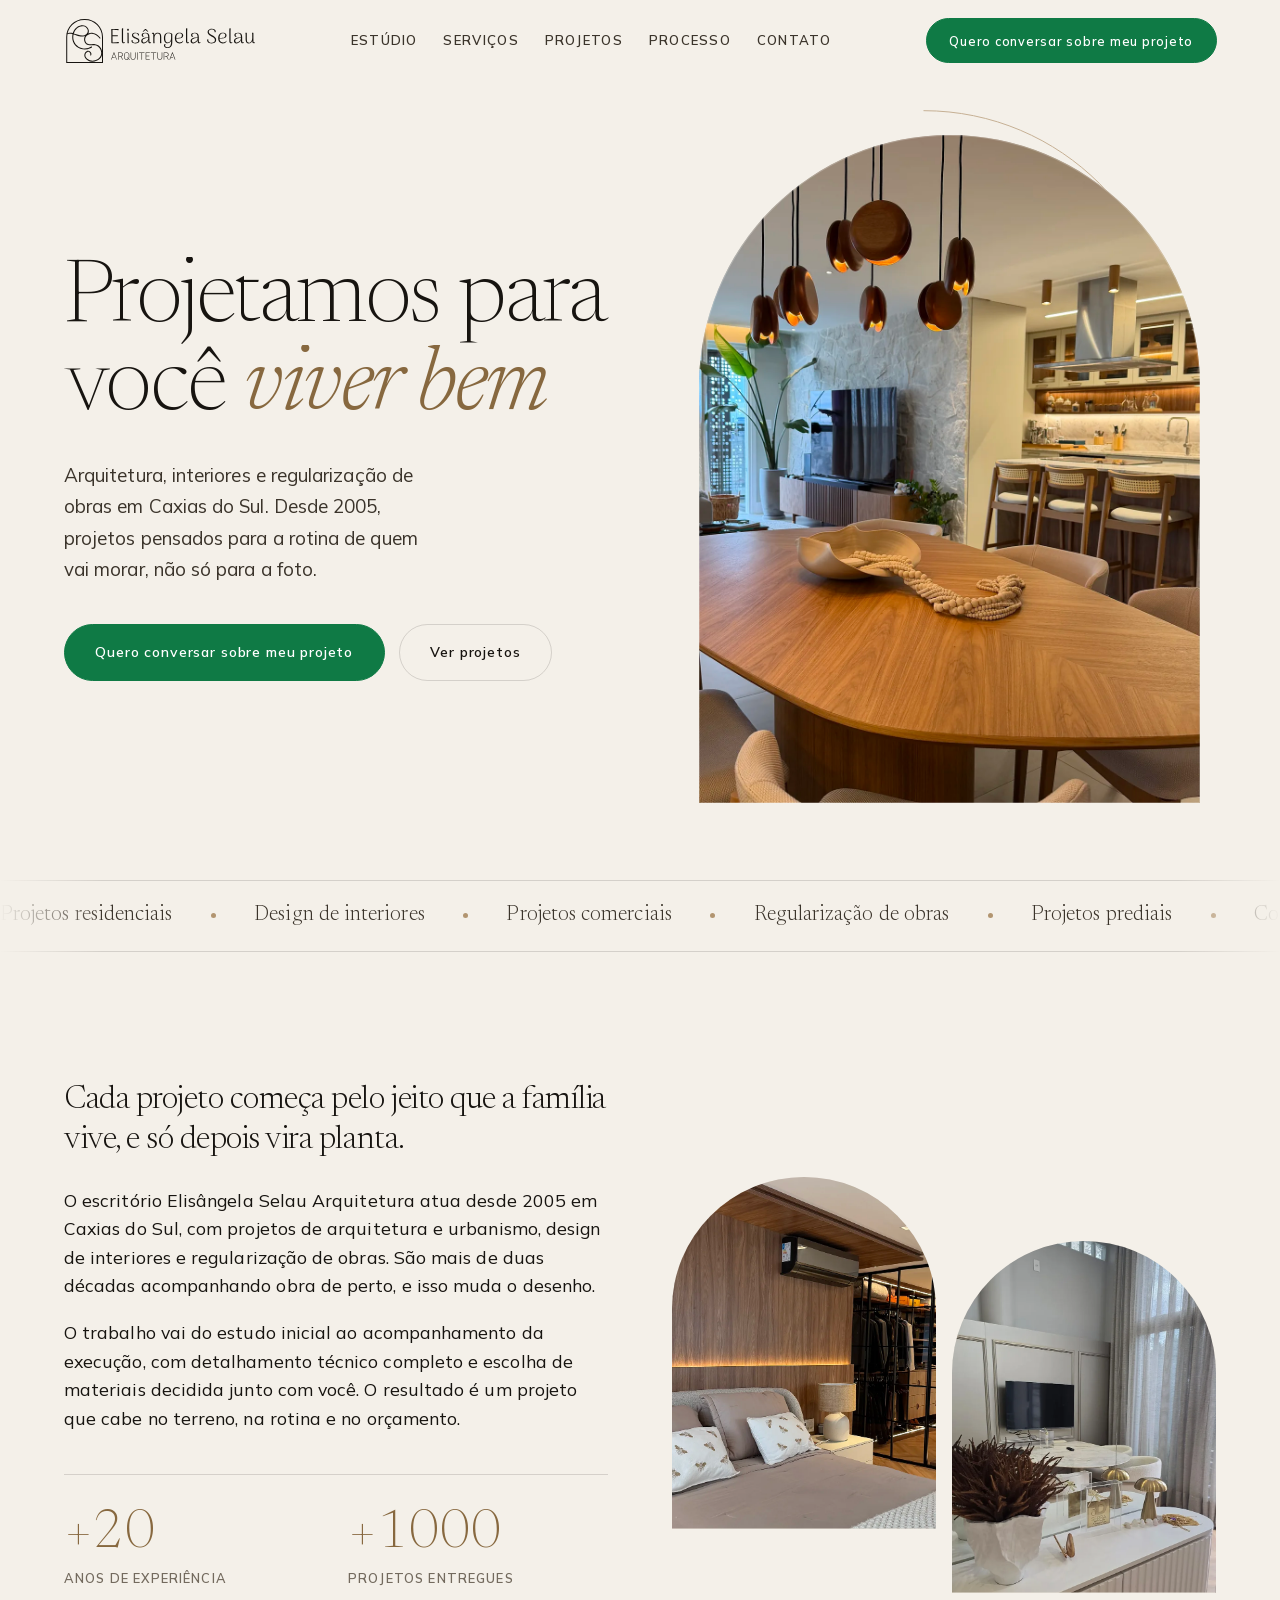
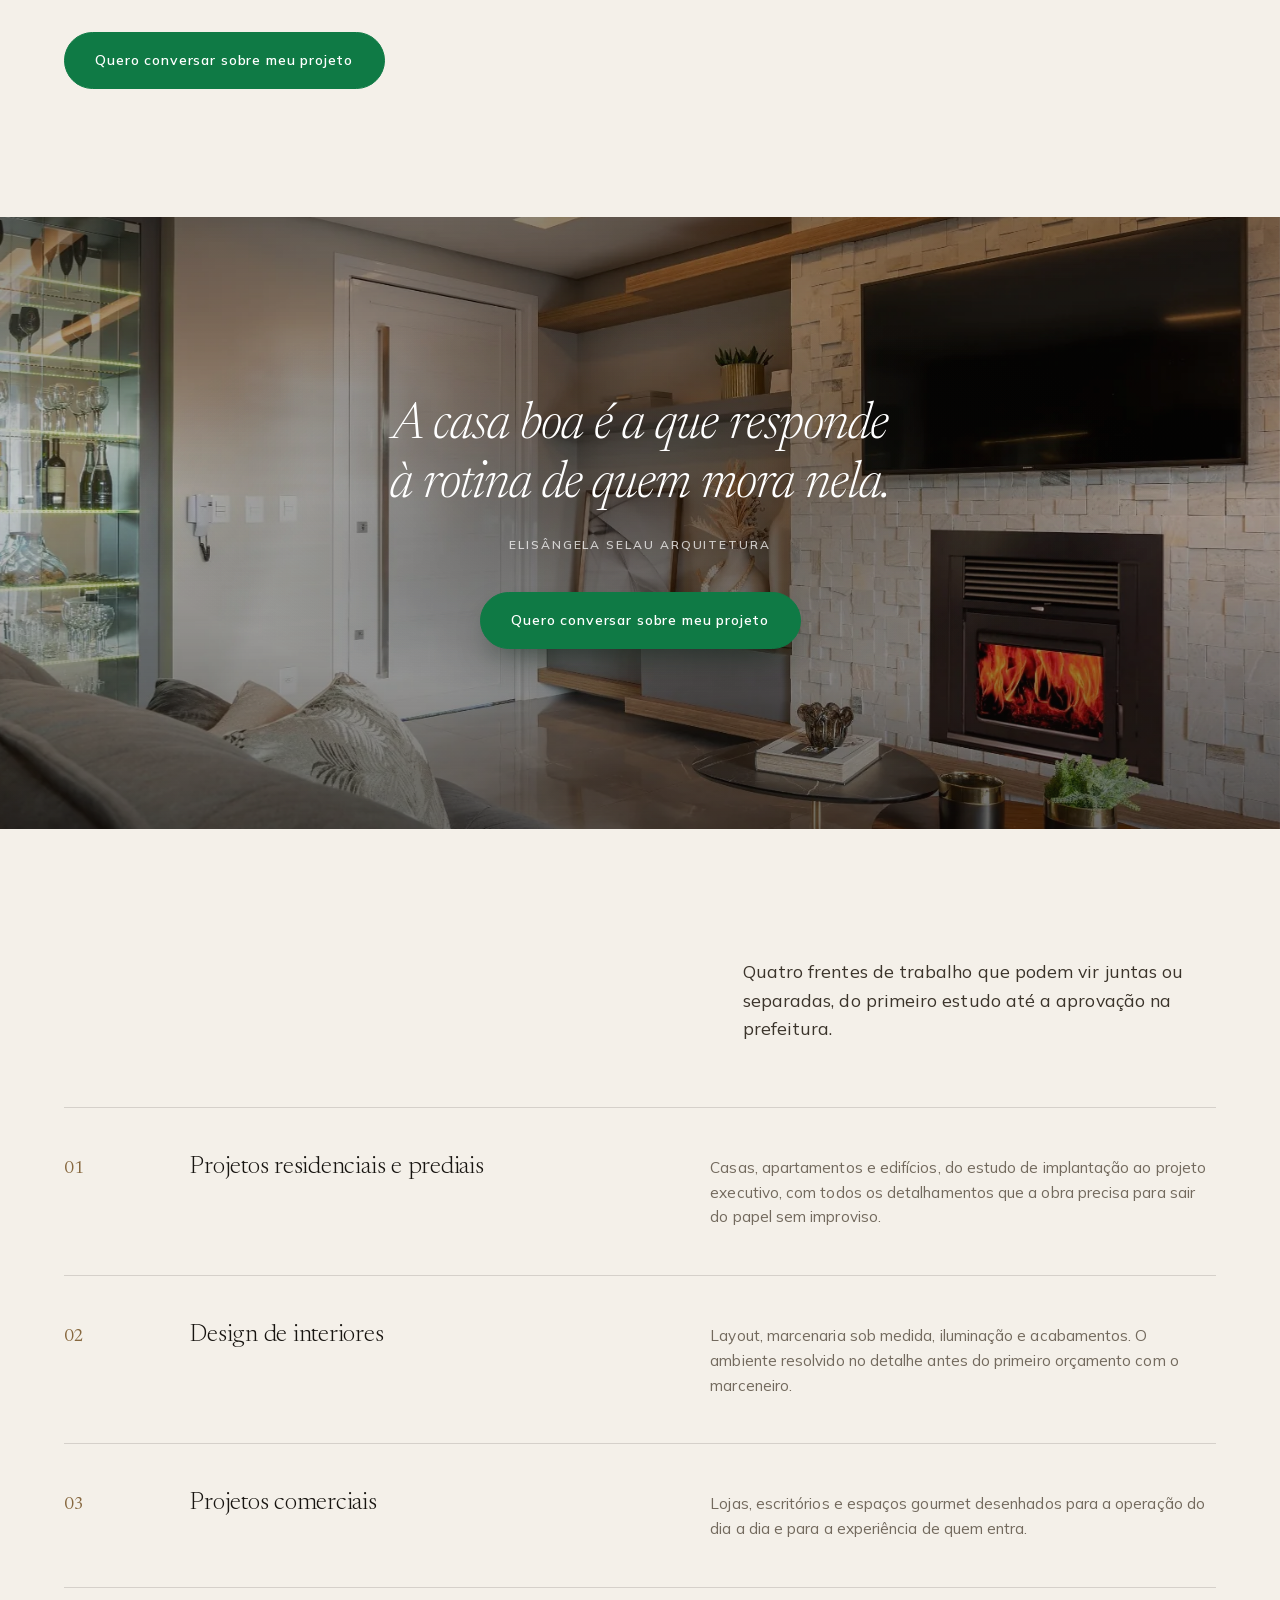
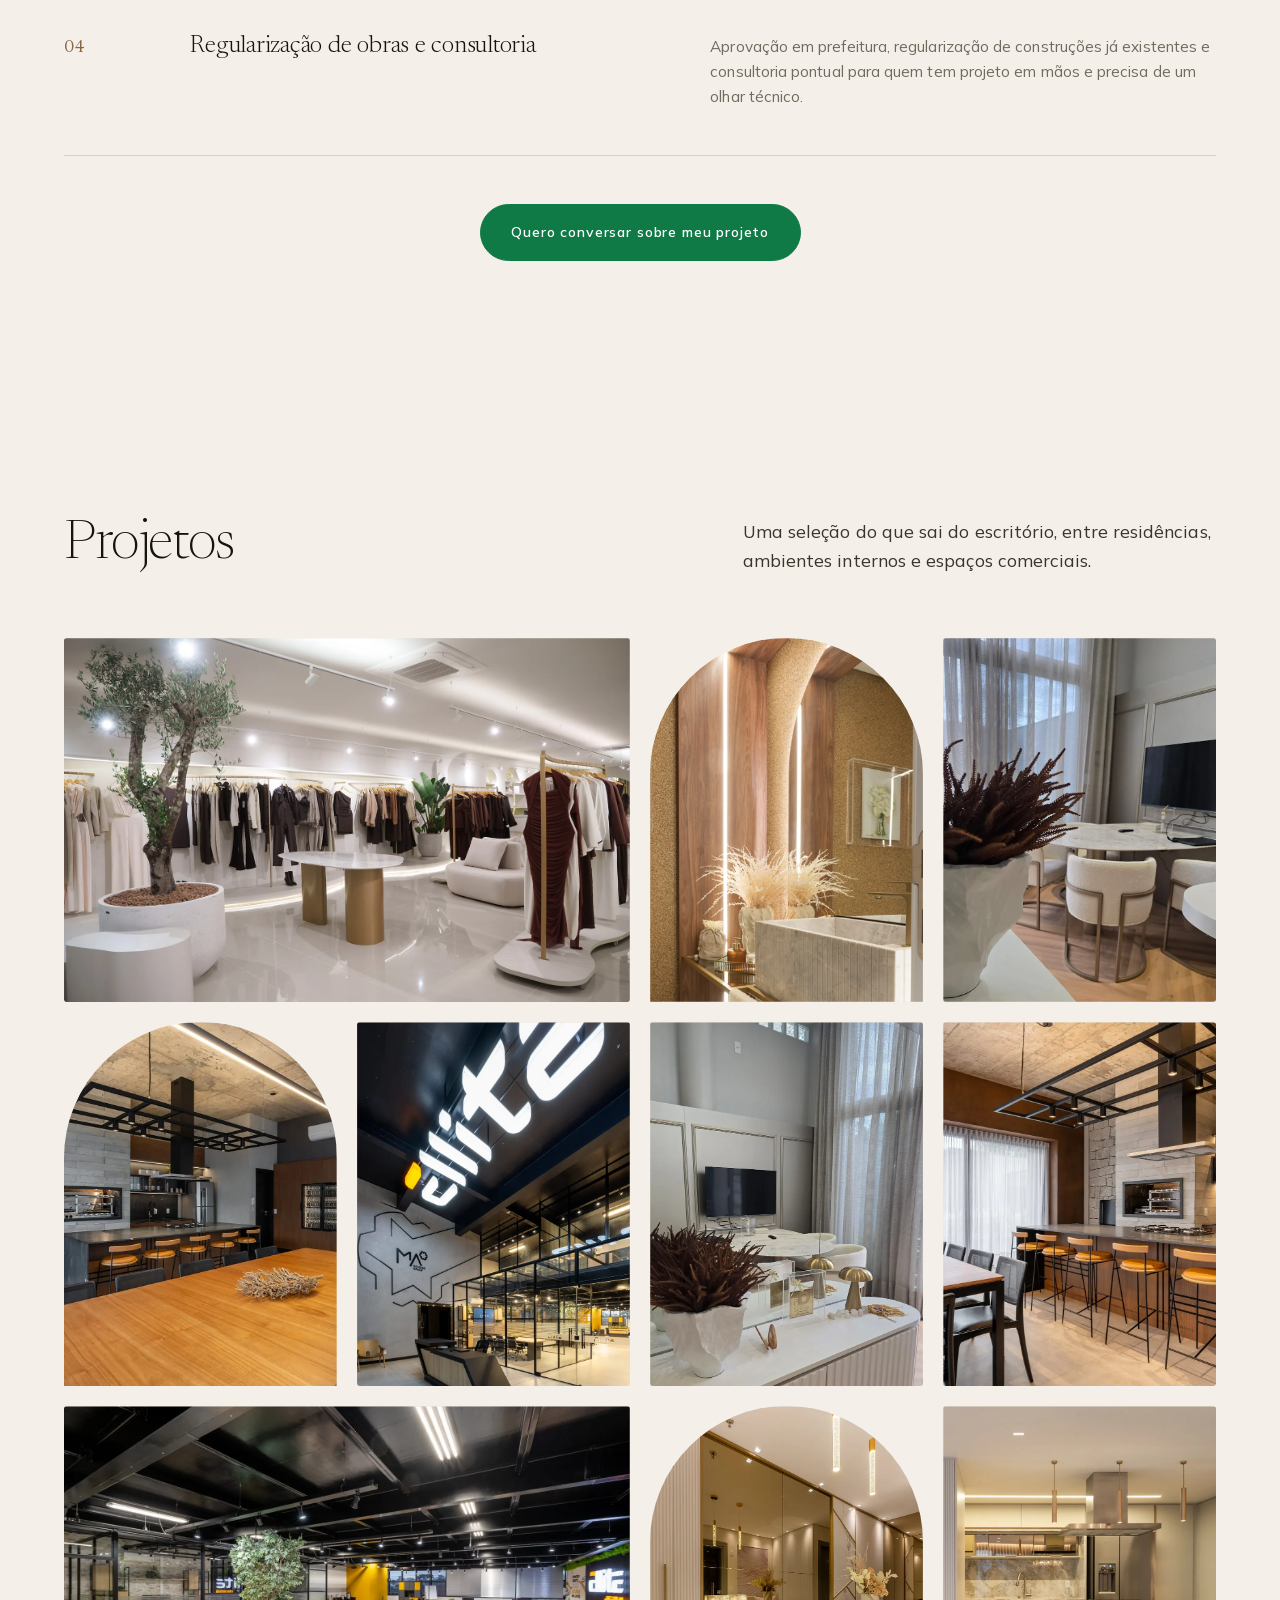
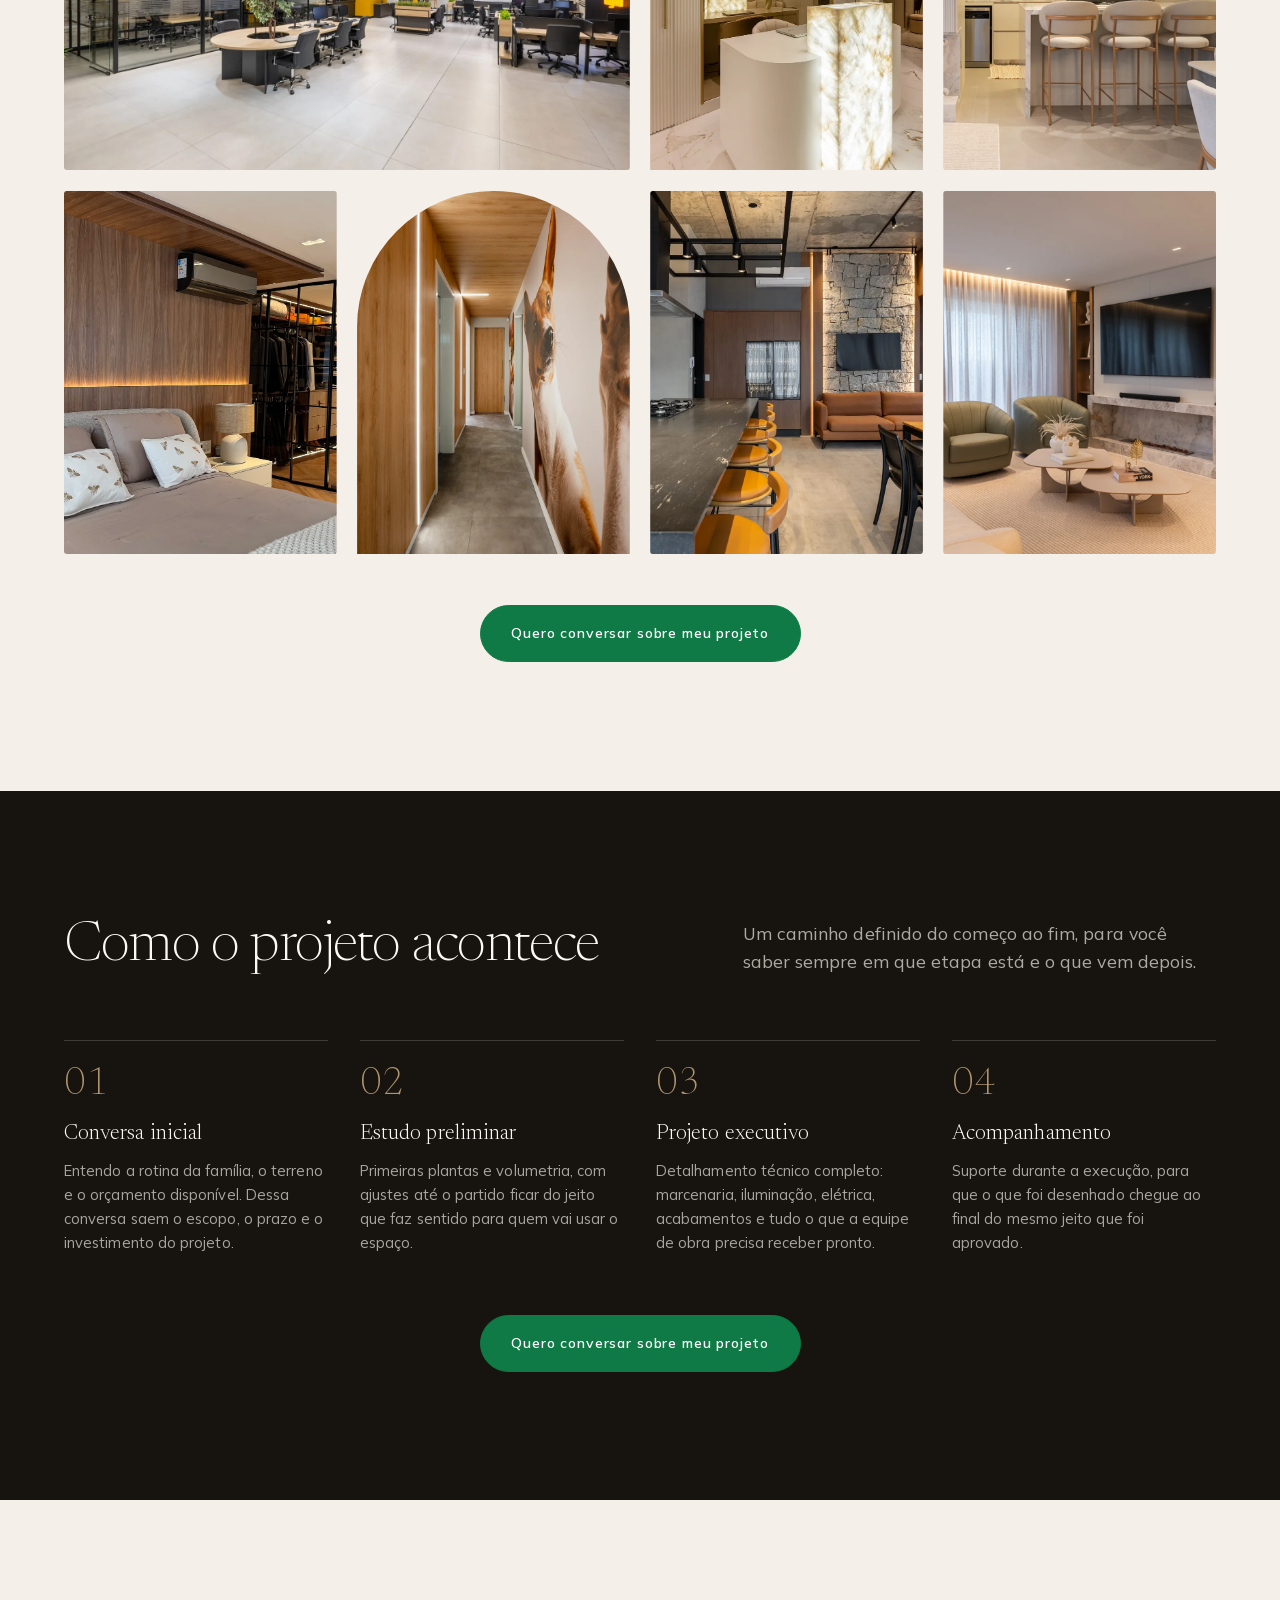
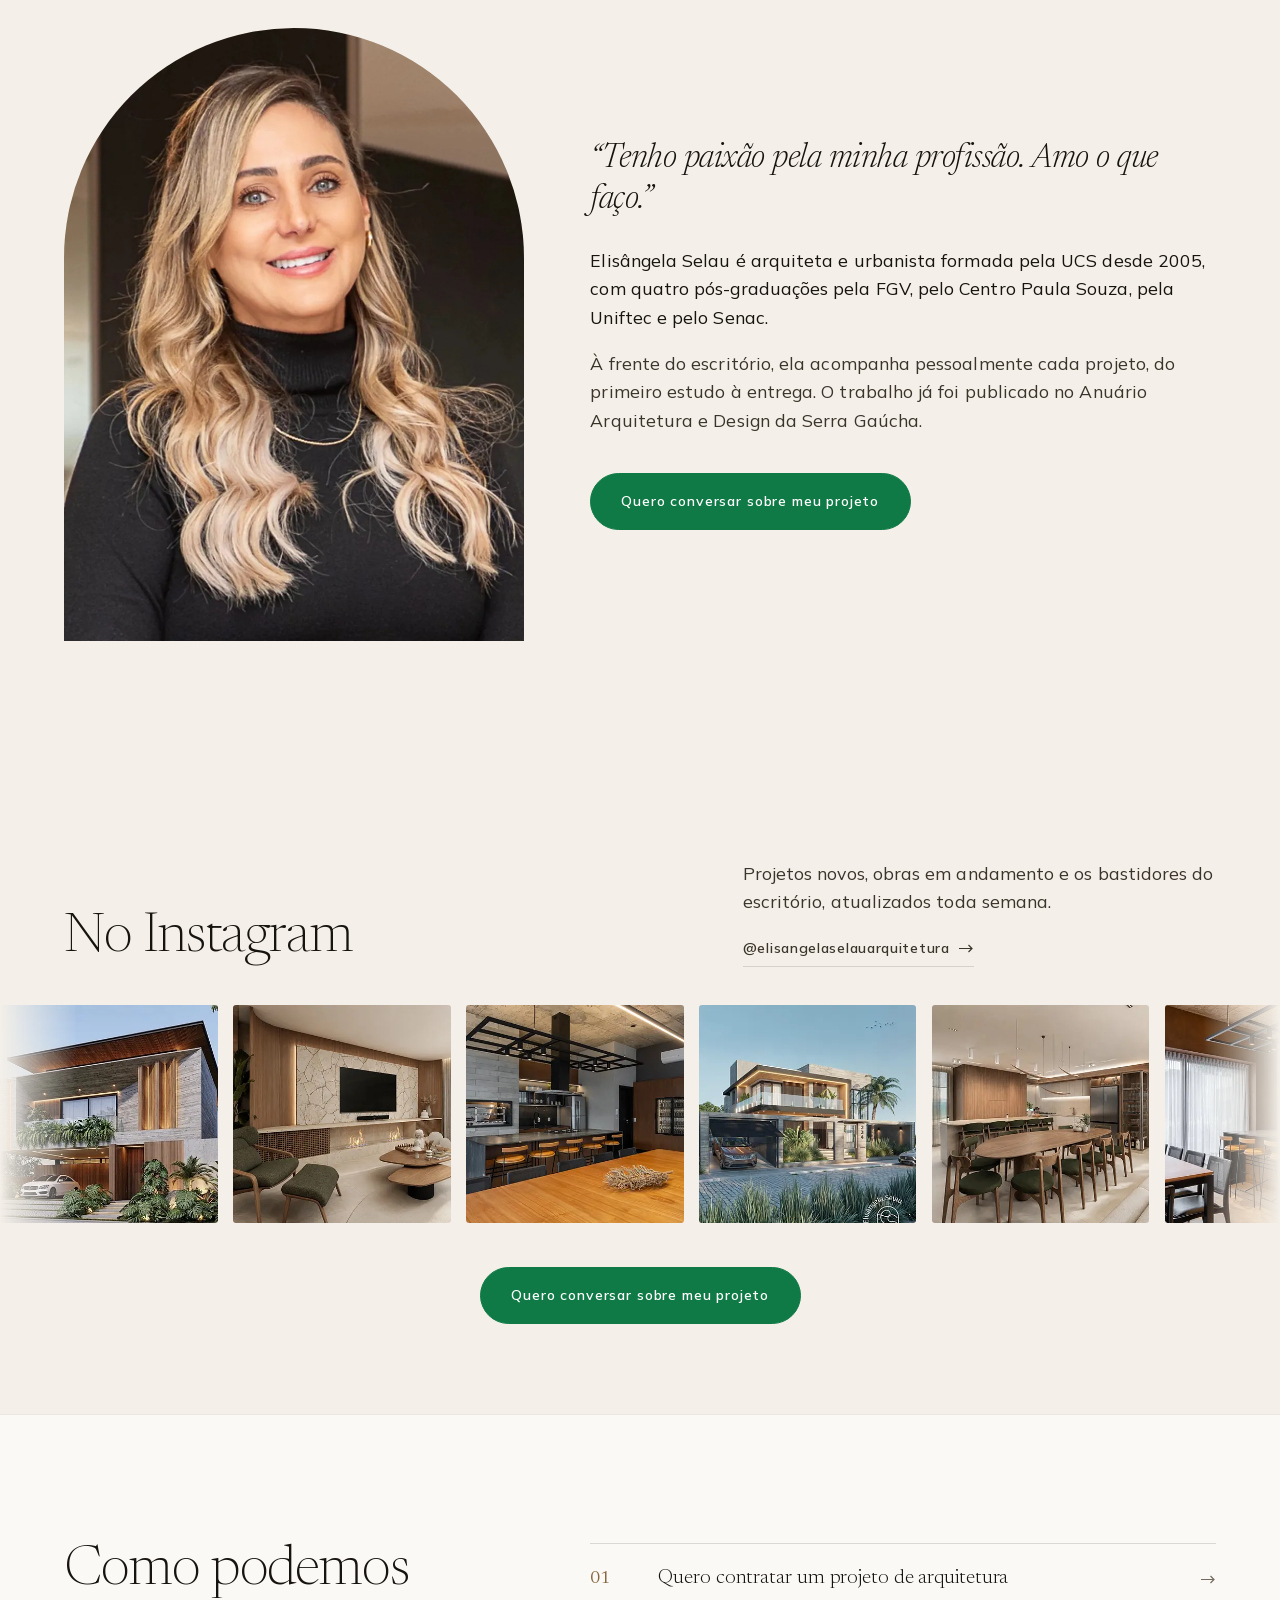
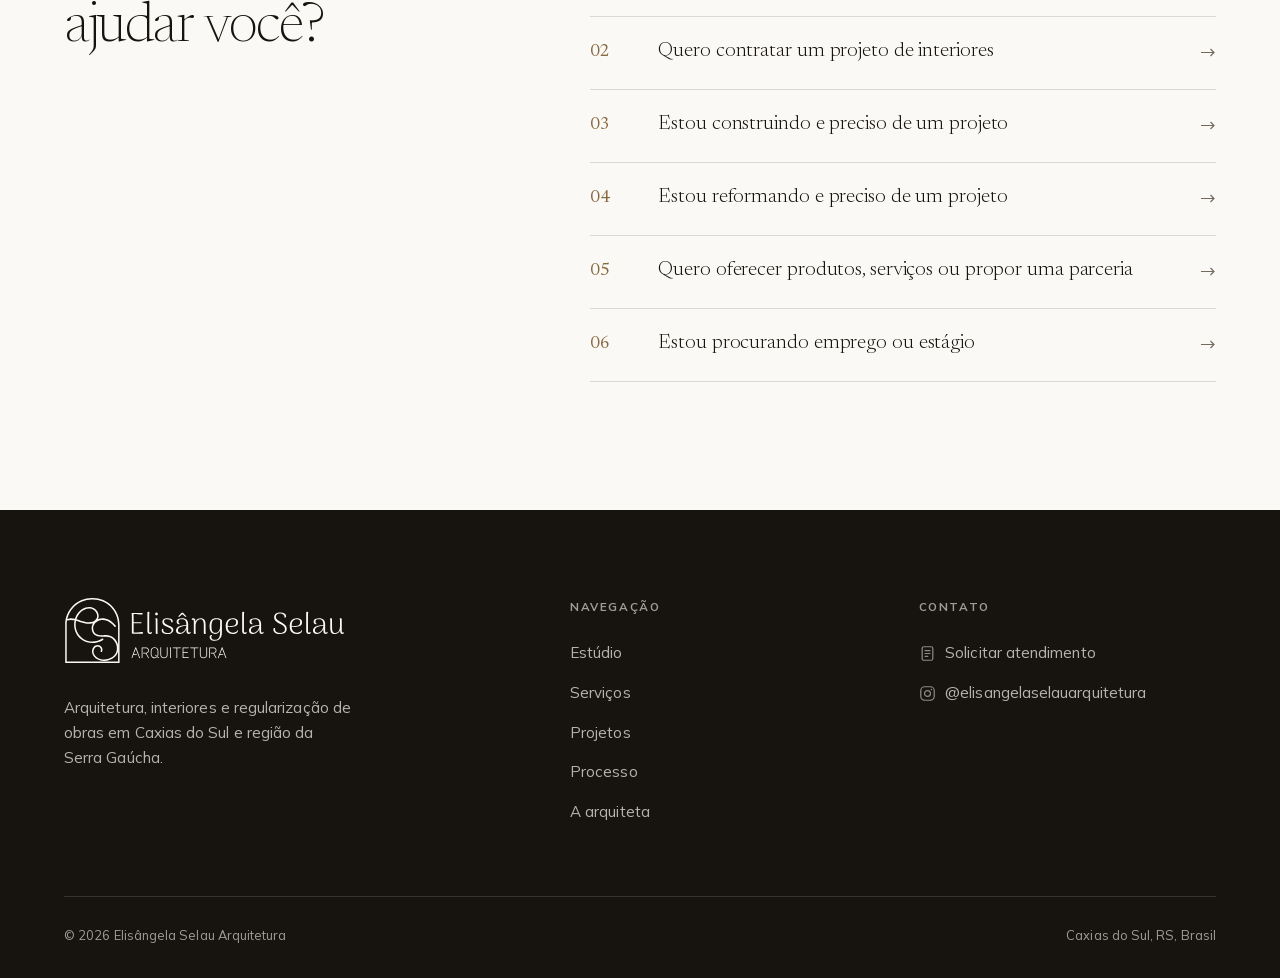
<file: landing-page.html>
<!doctype html>
<!-- GERADO por build-landing-page.py a partir do index.html. Não editar à mão: editar o index.html ou src/lp-formulario.html e rodar o script. -->
<html lang="pt-BR">
<head>
<meta charset="utf-8">
<meta name="viewport" content="width=device-width,initial-scale=1">

<!-- A foto do hero e as fontes vêm antes do GTM de propósito: com o GTM em
     primeiro o navegador enfileirava o gtm.js na frente do preload e a foto
     do topo só começava a baixar meio segundo depois. -->
<link rel="preload" as="image" href="assets/img/hero.webp" media="(min-width:901px)" fetchpriority="high">
<link rel="preload" as="image" href="assets/img/hero-sm.webp" media="(max-width:900px)" fetchpriority="high">
<link rel="preload" href="assets/fonts/mulish.woff2" as="font" type="font/woff2" crossorigin>
<link rel="preload" href="assets/fonts/newsreader.woff2" as="font" type="font/woff2" crossorigin>
<link rel="stylesheet" href="assets/css/site.css">
<link rel="stylesheet" href="assets/css/lp-form.css">

<link rel="preconnect" href="https://www.googletagmanager.com">
<link rel="dns-prefetch" href="https://www.googletagmanager.com">

<!-- Google Tag Manager -->
<script>(function(w,d,s,l,i){w[l]=w[l]||[];w[l].push({'gtm.start':
new Date().getTime(),event:'gtm.js'});var f=d.getElementsByTagName(s)[0],
j=d.createElement(s),dl=l!='dataLayer'?'&l='+l:'';j.async=true;j.src=
'https://www.googletagmanager.com/gtm.js?id='+i+dl;f.parentNode.insertBefore(j,f);
})(window,document,'script','dataLayer','GTM-5HN8STRT');</script>
<!-- End Google Tag Manager -->

<title>Elisângela Selau Arquitetura | Projetos em Caxias do Sul, RS</title>
<meta name="description" content="Escritório de arquitetura em Caxias do Sul, RS. Projetos residenciais e prediais, design de interiores, projetos comerciais e regularização de obras. Atuação desde 2005.">
<meta name="robots" content="noindex,follow">
<meta name="theme-color" content="#F4F0E9">

<meta property="og:type" content="website">
<meta property="og:locale" content="pt_BR">
<meta property="og:site_name" content="Elisângela Selau Arquitetura">
<meta property="og:title" content="Elisângela Selau Arquitetura | Projetos em Caxias do Sul, RS">
<meta property="og:description" content="Arquitetura, interiores e regularização de obras em Caxias do Sul. Projetos autorais desde 2005.">
<meta property="og:url" content="https://www.elisangelaselauarquitetura.com.br/landing-page">
<meta property="og:image" content="https://www.elisangelaselauarquitetura.com.br/assets/img/wide-living.webp">
<meta name="twitter:card" content="summary_large_image">

<link rel="icon" href="favicon.ico" sizes="any">
<link rel="icon" href="assets/img/favicon.svg" type="image/svg+xml">
<link rel="apple-touch-icon" href="assets/img/apple-touch-icon.png">

</head>
<body>
<!-- Google Tag Manager (noscript) -->
<noscript><iframe src="https://www.googletagmanager.com/ns.html?id=GTM-5HN8STRT"
height="0" width="0" style="display:none;visibility:hidden"></iframe></noscript>
<!-- End Google Tag Manager (noscript) -->

<a class="sr-only" href="#projetos">Pular para os projetos</a>

<!-- ============================ NAV ============================ -->
<header class="nav" id="nav">
  <a class="nav__logo brand" href="#topo" aria-label="Elisângela Selau Arquitetura, início"></a>
  <nav class="nav__menu" aria-label="Principal">
    <a href="#estudio">Estúdio</a>
    <a href="#servicos">Serviços</a>
    <a href="#projetos">Projetos</a>
    <a href="#processo">Processo</a>
    <a href="#formulario">Contato</a>
  </nav>
  <a class="btn nav__cta" href="#formulario" data-cta="nav">
          Quero conversar sobre meu projeto
  </a>
  <button class="nav__burger" id="burger" aria-expanded="false" aria-controls="drawer" aria-label="Abrir menu">
    <span></span><span></span><span></span>
  </button>
</header>

<div class="drawer" id="drawer">
  <a href="#estudio" style="--i:0">Estúdio</a>
  <a href="#servicos" style="--i:1">Serviços</a>
  <a href="#projetos" style="--i:2">Projetos</a>
  <a href="#processo" style="--i:3">Processo</a>
  <a href="#elis" style="--i:4">A arquiteta</a>
  <a href="#formulario" style="--i:5">Contato</a>
  <a class="btn" href="#formulario" data-cta="menu" style="--i:6">Quero conversar sobre meu projeto</a>
  <div class="drawer__foot">
    <span>Caxias do Sul, RS</span>
  </div>
</div>

<main id="topo">

<!-- ============================ HERO ============================ -->
<section class="hero" data-reveal>
  <div class="wrap hero__grid">
    <div>
      <h1 class="hero__title">
        <span class="kin"><span>Projetamos para</span></span>
        <span class="kin"><span>você <em class="italic">viver bem</em></span></span>
      </h1>
      <p class="hero__lead" data-rise data-d="2">
        Arquitetura, interiores e regularização de obras em Caxias do Sul. Desde 2005,
        projetos pensados para a rotina de quem vai morar, não só para a foto.
      </p>
      <div class="hero__actions" data-rise data-d="3">
        <a class="btn" href="#formulario" data-cta="hero">
          Quero conversar sobre meu projeto
        </a>
        <a class="btn btn--ghost" href="#projetos">Ver projetos</a>
      </div>
    </div>

    <div class="hero__frame" data-draw>
      <svg viewBox="0 0 300 400" preserveAspectRatio="none" fill="none" aria-hidden="true">
        <path d="M150 1c82.3 0 149 66.7 149 149v250H1V150C1 67.7 67.7 1 150 1Z"
              stroke="currentColor" stroke-width="1" vector-effect="non-scaling-stroke" style="--len:1200"/>
      </svg>
      <figure class="arch hero__arch" data-slides>
        <picture>
          <source media="(max-width:900px)" srcset="assets/img/hero-sm.webp">
          <img class="hero__slide is-on" src="assets/img/hero.webp" width="1080" height="1440" fetchpriority="high" decoding="async"
               alt="Sala de jantar integrada à cozinha, com mesa de madeira, pendentes de cobre e parede em pedra natural.">
        </picture>
        <!-- as demais entram por JS depois do load, para não competir com o LCP -->
        <img class="hero__slide" data-src="assets/img/hero/s2-lavabo.webp"     width="900" height="1200" decoding="async" alt="" aria-hidden="true">
        <img class="hero__slide" data-src="assets/img/hero/s3-onix.webp"       width="900" height="1200" decoding="async" alt="" aria-hidden="true">
        <img class="hero__slide" data-src="assets/img/hero/s4-gourmet.webp"    width="900" height="1200" decoding="async" alt="" aria-hidden="true">
        <img class="hero__slide" data-src="assets/img/hero/s5-dormitorio.webp" width="900" height="1200" decoding="async" alt="" aria-hidden="true">
        <img class="hero__slide" data-src="assets/img/hero/s6-mesa.webp"       width="900" height="1200" decoding="async" alt="" aria-hidden="true">
        <img class="hero__slide" data-src="assets/img/hero/s7-corredor.webp"   width="900" height="1200" decoding="async" alt="" aria-hidden="true">
        <img class="hero__slide" data-src="assets/img/hero/s8-recepcao.webp"   width="900" height="1200" decoding="async" alt="" aria-hidden="true">
      </figure>
    </div>
  </div>
</section>

<!-- ============================ FITA ============================ -->
<div class="ticker" aria-hidden="true">
  <ul class="ticker__track" id="ticker">
    <li>Projetos residenciais</li><li>Design de interiores</li><li>Projetos comerciais</li>
    <li>Regularização de obras</li><li>Projetos prediais</li><li>Consultoria técnica</li>
  </ul>
</div>

<!-- ============================ ESTÚDIO ============================ -->
<section class="sec" id="estudio">
  <div class="wrap studio">
    <div class="studio__text">
      <h2 class="serif studio-lead" data-rise>Cada projeto começa pelo jeito que a família vive, e só depois vira planta.</h2>
      <p data-rise data-d="1">
        O escritório Elisângela Selau Arquitetura atua desde 2005 em Caxias do Sul, com projetos de
        arquitetura e urbanismo, design de interiores e regularização de obras. São mais de duas décadas
        acompanhando obra de perto, e isso muda o desenho.
      </p>
      <p data-rise data-d="2">
        O trabalho vai do estudo inicial ao acompanhamento da execução, com detalhamento técnico completo
        e escolha de materiais decidida junto com você. O resultado é um projeto que cabe no terreno,
        na rotina e no orçamento.
      </p>
      <dl class="stats" data-rise data-d="3">
        <div><dt><span class="kin"><span>+20</span></span></dt><dd>Anos de experiência</dd></div>
        <div><dt><span class="kin"><span>+1000</span></span></dt><dd>Projetos entregues</dd></div>
      </dl>
      <div style="margin-top:clamp(2rem,4vw,2.75rem)" data-rise>
        <a class="btn" href="#formulario" data-cta="estudio">
          Quero conversar sobre meu projeto
        </a>
      </div>
    </div>

    <div class="studio__media">
      <figure>
        <div class="arch" data-mask>
          <img src="assets/img/projetos/dormitorio-ripado.webp" width="800" height="1067" loading="lazy" decoding="async"
               alt="Dormitório com cabeceira em madeira ripada, iluminação embutida e closet integrado.">
        </div>
      </figure>
      <figure>
        <div class="arch" data-mask>
          <img src="assets/img/projetos/buffet-ripado.webp" width="800" height="1067" loading="lazy" decoding="async"
               alt="Buffet em marcenaria ripada com espelho, luminárias de mesa e objetos de decoração.">
        </div>
      </figure>
    </div>
  </div>
</section>

<!-- ============================ FAIXA CHEIA ============================ -->
<section class="band" aria-label="Residência em travertino e madeira">
  <div class="band__media" data-parallax>
    <picture>
      <source media="(max-width:760px)" srcset="assets/img/wide-living-sm.webp">
      <img src="assets/img/wide-living.webp" width="1600" height="900" loading="lazy" decoding="async"
           alt="Living com lareira acesa, parede em pedra natural, marcenaria suspensa e adega envidraçada.">
    </picture>
  </div>
  <div class="band__inner" data-rise>
    <blockquote class="band__quote">
      A casa boa é a que responde à rotina de quem mora nela.
      <cite class="band__cite">Elisângela Selau Arquitetura</cite>
    </blockquote>
    <a class="btn btn--onphoto" href="#formulario" data-cta="faixa">
          Quero conversar sobre meu projeto
    </a>
  </div>
</section>

<!-- ============================ SERVIÇOS ============================ -->
<section class="sec" id="servicos">
  <div class="wrap">
    <div class="sec__head">
      <h2 class="sec__title" data-rise>O que o escritório faz</h2>
      <p class="sec__intro" data-rise data-d="1">
        Quatro frentes de trabalho que podem vir juntas ou separadas, do primeiro estudo até a
        aprovação na prefeitura.
      </p>
    </div>

    <ul class="svc">
      <li class="svc__item" data-rise>
        <span class="svc__n">01</span>
        <h3 class="svc__name">Projetos residenciais e prediais</h3>
        <p class="svc__desc">Casas, apartamentos e edifícios, do estudo de implantação ao projeto executivo,
          com todos os detalhamentos que a obra precisa para sair do papel sem improviso.</p>
      </li>
      <li class="svc__item" data-rise data-d="1">
        <span class="svc__n">02</span>
        <h3 class="svc__name">Design de interiores</h3>
        <p class="svc__desc">Layout, marcenaria sob medida, iluminação e acabamentos. O ambiente resolvido
          no detalhe antes do primeiro orçamento com o marceneiro.</p>
      </li>
      <li class="svc__item" data-rise data-d="2">
        <span class="svc__n">03</span>
        <h3 class="svc__name">Projetos comerciais</h3>
        <p class="svc__desc">Lojas, escritórios e espaços gourmet desenhados para a operação do dia a dia
          e para a experiência de quem entra.</p>
      </li>
      <li class="svc__item" data-rise data-d="3">
        <span class="svc__n">04</span>
        <h3 class="svc__name">Regularização de obras e consultoria</h3>
        <p class="svc__desc">Aprovação em prefeitura, regularização de construções já existentes e
          consultoria pontual para quem tem projeto em mãos e precisa de um olhar técnico.</p>
      </li>
    </ul>

    <div style="margin-top:clamp(2rem,4vw,3rem);text-align:center" data-rise>
      <a class="btn" href="#formulario" data-cta="servicos">
          Quero conversar sobre meu projeto
      </a>
    </div>
  </div>
</section>

<!-- ============================ PROJETOS ============================ -->
<section class="sec" id="projetos">
  <div class="wrap">
    <div class="sec__head">
      <h2 class="sec__title" data-rise>Projetos</h2>
      <p class="sec__intro" data-rise data-d="1">
        Uma seleção do que sai do escritório, entre residências, ambientes internos e espaços comerciais.
      </p>
    </div>

    <div class="grid" id="galeria">
      <div class="card card--wide">
        <div class="card__media" data-mask>
          <img src="assets/img/projetos/loja-oliveira.webp" width="1400" height="900" loading="lazy" decoding="async"
               alt="Loja de roupas com oliveira central, araras em latão e iluminação em trilho.">
        </div>
      </div>

      <div class="card card--arch">
        <div class="card__media" data-mask>
          <img src="assets/img/projetos/lavabo-cortica.webp" width="800" height="1067" loading="lazy" decoding="async"
               alt="Lavabo com parede em cortiça, arco curvo em madeira retroiluminado e cuba esculpida em mármore.">
        </div>
      </div>

      <div class="card">
        <div class="card__media" data-mask>
          <img src="assets/img/projetos/sala-jantar.webp" width="800" height="1067" loading="lazy" decoding="async"
               alt="Sala de jantar com mesa redonda em mármore, cadeiras estofadas e pé-direito duplo.">
        </div>
      </div>

      <div class="card card--arch">
        <div class="card__media" data-mask>
          <img src="assets/img/projetos/gourmet-industrial.webp" width="800" height="1067" loading="lazy" decoding="async"
               alt="Espaço gourmet com concreto aparente, churrasqueira, ilha e banquetas.">
        </div>
      </div>

      <div class="card">
        <div class="card__media" data-mask>
          <img src="assets/img/projetos/recepcao-neon.webp" width="800" height="1067" loading="lazy" decoding="async"
               alt="Recepção corporativa com letreiro em neon, mezanino e salas envidraçadas.">
        </div>
      </div>

      <div class="card">
        <div class="card__media" data-mask>
          <img src="assets/img/projetos/buffet-ripado.webp" width="800" height="1067" loading="lazy" decoding="async"
               alt="Buffet em marcenaria ripada com espelho, luminárias de mesa e objetos de decoração.">
        </div>
      </div>

      <div class="card">
        <div class="card__media" data-mask>
          <img src="assets/img/projetos/salao-banquetas.webp" width="800" height="1067" loading="lazy" decoding="async"
               alt="Área social com bar, churrasqueira, parede em pedra e banquetas.">
        </div>
      </div>

      <div class="card card--wide">
        <div class="card__media" data-mask>
          <img src="assets/img/wide-escritorio.webp" width="1400" height="900" loading="lazy" decoding="async"
               alt="Escritório em planta aberta com estações de trabalho, salas de reunião envidraçadas e forro metálico preto.">
        </div>
      </div>

      <div class="card card--arch">
        <div class="card__media" data-mask>
          <img src="assets/img/projetos/hall-onix.webp" width="800" height="1067" loading="lazy" decoding="async"
               alt="Hall com balcão em ônix retroiluminado, marcenaria curva, espelhos e pendentes em latão.">
        </div>
      </div>

      <div class="card">
        <div class="card__media" data-mask>
          <img src="assets/img/projetos/cozinha-ilha.webp" width="800" height="1067" loading="lazy" decoding="async"
               alt="Cozinha com ilha central, coifa em inox, pendentes de cobre e bancada em pedra.">
        </div>
      </div>

      <div class="card">
        <div class="card__media" data-mask>
          <img src="assets/img/projetos/dormitorio-ripado.webp" width="800" height="1067" loading="lazy" decoding="async"
               alt="Dormitório com cabeceira em madeira ripada, iluminação embutida e closet integrado.">
        </div>
      </div>

      <div class="card card--arch">
        <div class="card__media" data-mask>
          <img src="assets/img/projetos/corredor-mural.webp" width="800" height="1067" loading="lazy" decoding="async"
               alt="Corredor com forro em madeira, iluminação linear embutida e painel fotográfico de piso a teto.">
        </div>
      </div>

      <div class="card">
        <div class="card__media" data-mask>
          <img src="assets/img/projetos/gourmet-pedra.webp" width="800" height="1067" loading="lazy" decoding="async"
               alt="Ambiente gourmet com parede em pedra, estrutura metálica preta e banquetas.">
        </div>
      </div>

      <div class="card">
        <div class="card__media" data-mask>
          <img src="assets/img/projetos/living-lareira.webp" width="800" height="1067" loading="lazy" decoding="async"
               alt="Living com lareira em mármore, painel de TV, poltronas verdes e cortina em linho.">
        </div>
      </div>
    </div>

    <div style="margin-top:clamp(2.25rem,4vw,3.25rem);text-align:center" data-rise>
      <a class="btn" href="#formulario" data-cta="projetos">
          Quero conversar sobre meu projeto
      </a>
    </div>
  </div>
</section>

<!-- ============================ PROCESSO ============================ -->
<section class="sec dark" id="processo">
  <div class="wrap">
    <div class="sec__head">
      <h2 class="sec__title" data-rise>Como o projeto acontece</h2>
      <p class="sec__intro" data-rise data-d="1">
        Um caminho definido do começo ao fim, para você saber sempre em que etapa está e o que vem depois.
      </p>
    </div>

    <ol class="steps">
      <li class="step" data-rise>
        <span class="step__n">01</span>
        <h3>Conversa inicial</h3>
        <p>Entendo a rotina da família, o terreno e o orçamento disponível. Dessa conversa saem o escopo,
          o prazo e o investimento do projeto.</p>
      </li>
      <li class="step" data-rise data-d="1">
        <span class="step__n">02</span>
        <h3>Estudo preliminar</h3>
        <p>Primeiras plantas e volumetria, com ajustes até o partido ficar do jeito que faz sentido
          para quem vai usar o espaço.</p>
      </li>
      <li class="step" data-rise data-d="2">
        <span class="step__n">03</span>
        <h3>Projeto executivo</h3>
        <p>Detalhamento técnico completo: marcenaria, iluminação, elétrica, acabamentos e tudo o que
          a equipe de obra precisa receber pronto.</p>
      </li>
      <li class="step" data-rise data-d="3">
        <span class="step__n">04</span>
        <h3>Acompanhamento</h3>
        <p>Suporte durante a execução, para que o que foi desenhado chegue ao final do mesmo jeito
          que foi aprovado.</p>
      </li>
    </ol>

    <div style="margin-top:clamp(2.5rem,5vw,3.75rem);text-align:center" data-rise>
      <a class="btn" href="#formulario" data-cta="processo">
          Quero conversar sobre meu projeto
      </a>
    </div>
  </div>
</section>

<!-- ============================ ELIS ============================ -->
<section class="sec" id="elis">
  <div class="wrap elis">
    <div class="elis__media">
      <figure class="arch" data-mask>
        <img src="assets/img/elis.webp" width="900" height="1200" loading="lazy" decoding="async"
             alt="Retrato de Elisângela Selau, arquiteta e urbanista responsável pelo escritório.">
      </figure>
    </div>

    <div class="elis__text">
      <h2 class="elis__quote" data-rise>“Tenho paixão pela minha profissão. Amo o que faço.”</h2>
      <p data-rise data-d="1">
        Elisângela Selau é arquiteta e urbanista formada pela UCS desde 2005, com quatro pós-graduações
        pela FGV, pelo Centro Paula Souza, pela Uniftec e pelo Senac.
      </p>
      <p data-rise data-d="2">
        À frente do escritório, ela acompanha pessoalmente cada projeto, do primeiro estudo à entrega.
        O trabalho já foi publicado no Anuário Arquitetura e Design da Serra Gaúcha.
      </p>
      <div style="margin-top:2.4rem" data-rise data-d="3">
        <a class="btn" href="#formulario" data-cta="elis">
          Quero conversar sobre meu projeto
        </a>
      </div>
    </div>
  </div>
</section>

<!-- ============================ INSTAGRAM ============================ -->
<section class="sec sec--tight" id="instagram">
  <div class="wrap">
    <div class="sec__head" style="margin-bottom:clamp(1.75rem,3vw,2.5rem)">
      <h2 class="sec__title" data-rise>No Instagram</h2>
      <p class="sec__intro" data-rise data-d="1">
        Projetos novos, obras em andamento e os bastidores do escritório, atualizados toda semana.
        <a class="lnk" style="margin-top:1rem" href="https://www.instagram.com/elisangelaselauarquitetura/" target="_blank" rel="noopener">
          @elisangelaselauarquitetura
          <svg class="arw" width="15" height="9" viewBox="0 0 15 9" fill="none" aria-hidden="true"><path d="M0 4.5h13M9.5 1 13 4.5 9.5 8" stroke="currentColor" stroke-width="1.2"/></svg>
        </a>
      </p>
    </div>
  </div>
  <div class="feed" data-rise>
    <div class="feed__track" id="feed"></div>
  </div>
  <div class="wrap" style="margin-top:clamp(2rem,4vw,2.75rem);text-align:center" data-rise>
    <a class="btn" href="#formulario" data-cta="instagram">
          Quero conversar sobre meu projeto
    </a>
  </div>
</section>

<!-- ============================ FORMULÁRIO ============================ -->
<!-- Só existe na landing page. Etapa 1 filtra quem não é cliente (fornecedor,
     parceiro, candidato a vaga): essas respostas não chegam no formulário nem no
     WhatsApp. Etapa 2 é o pedido de atendimento. -->
<section class="sec" id="formulario">
  <div class="wrap lf">
    <div class="lf__head">
      <h2 class="sec__title" id="lf-titulo" data-rise>Como podemos ajudar você?</h2>
    </div>

    <div class="lf__body" data-rise data-d="1">

      <!-- ETAPA 1: pergunta eliminatória -->
      <div class="lf__passo" data-passo="1">
        <ul class="lf__opcoes" aria-labelledby="lf-titulo">
          <li><button type="button" class="lf__opcao" data-motivo="arquitetura"><span class="lf__n">01</span><span class="lf__txt">Quero contratar um projeto de arquitetura</span><svg class="arw" width="15" height="9" viewBox="0 0 15 9" fill="none" aria-hidden="true"><path d="M0 4.5h13M9.5 1 13 4.5 9.5 8" stroke="currentColor" stroke-width="1.2"/></svg></button></li>
          <li><button type="button" class="lf__opcao" data-motivo="interiores"><span class="lf__n">02</span><span class="lf__txt">Quero contratar um projeto de interiores</span><svg class="arw" width="15" height="9" viewBox="0 0 15 9" fill="none" aria-hidden="true"><path d="M0 4.5h13M9.5 1 13 4.5 9.5 8" stroke="currentColor" stroke-width="1.2"/></svg></button></li>
          <li><button type="button" class="lf__opcao" data-motivo="construcao"><span class="lf__n">03</span><span class="lf__txt">Estou construindo e preciso de um projeto</span><svg class="arw" width="15" height="9" viewBox="0 0 15 9" fill="none" aria-hidden="true"><path d="M0 4.5h13M9.5 1 13 4.5 9.5 8" stroke="currentColor" stroke-width="1.2"/></svg></button></li>
          <li><button type="button" class="lf__opcao" data-motivo="reforma"><span class="lf__n">04</span><span class="lf__txt">Estou reformando e preciso de um projeto</span><svg class="arw" width="15" height="9" viewBox="0 0 15 9" fill="none" aria-hidden="true"><path d="M0 4.5h13M9.5 1 13 4.5 9.5 8" stroke="currentColor" stroke-width="1.2"/></svg></button></li>
          <li><button type="button" class="lf__opcao" data-motivo="fornecedor"><span class="lf__n">05</span><span class="lf__txt">Quero oferecer produtos, serviços ou propor uma parceria</span><svg class="arw" width="15" height="9" viewBox="0 0 15 9" fill="none" aria-hidden="true"><path d="M0 4.5h13M9.5 1 13 4.5 9.5 8" stroke="currentColor" stroke-width="1.2"/></svg></button></li>
          <li><button type="button" class="lf__opcao" data-motivo="emprego"><span class="lf__n">06</span><span class="lf__txt">Estou procurando emprego ou estágio</span><svg class="arw" width="15" height="9" viewBox="0 0 15 9" fill="none" aria-hidden="true"><path d="M0 4.5h13M9.5 1 13 4.5 9.5 8" stroke="currentColor" stroke-width="1.2"/></svg></button></li>
        </ul>
      </div>

      <!-- BLOQUEIO: opções 5 e 6. Nada de formulário, nada de WhatsApp e sem
           caminho de volta para as opções; só o e-mail de parcerias. -->
      <div class="lf__passo lf__bloqueio" data-passo="bloqueio" tabindex="-1" hidden>
        <p class="lf__aviso">Agradecemos o seu contato. Este canal é exclusivo para clientes interessados na contratação de projetos de arquitetura e interiores. Propostas comerciais, apresentação de produtos, currículos e solicitações de parceria não são atendidas por este formulário.</p>
        <a class="lnk lf__email" href="mailto:parcerias@elisangelaselauarquitetura.com.br?subject=Proposta%20comercial">
          parcerias@<wbr>elisangelaselauarquitetura.com.br
          <svg class="arw" width="15" height="9" viewBox="0 0 15 9" fill="none" aria-hidden="true"><path d="M0 4.5h13M9.5 1 13 4.5 9.5 8" stroke="currentColor" stroke-width="1.2"/></svg>
        </a>
      </div>

      <!-- ETAPA 2: só para as opções 1 a 4 -->
      <form class="form lf__passo" data-passo="2" id="lf-form" tabindex="-1" novalidate hidden>
        <p class="lf__escolha"><span id="lf-escolha"></span><button type="button" class="lf__voltar" data-voltar>Alterar</button></p>

        <div class="form__row">
          <div class="field">
            <label for="lf-nome">Nome</label>
            <input id="lf-nome" name="nome" type="text" autocomplete="name" placeholder="Como você se chama" required>
            <span class="field__err">Preencha o seu nome.</span>
          </div>
          <div class="field">
            <label for="lf-whats">WhatsApp</label>
            <input id="lf-whats" name="whatsapp" type="tel" inputmode="tel" autocomplete="tel-national" placeholder="(54) 90000-0000" required>
            <span class="field__err">Informe um WhatsApp com DDD.</span>
          </div>
        </div>

        <div class="field">
          <label for="lf-cidade">Cidade onde será realizado o projeto</label>
          <input id="lf-cidade" name="cidade" type="text" autocomplete="address-level2" placeholder="Ex.: Caxias do Sul" required>
          <span class="field__err">Informe a cidade do projeto.</span>
        </div>

        <fieldset class="field lf__grupo">
          <legend>Qual serviço você procura?</legend>
          <div class="lf__chips">
            <label><input type="radio" name="servico" value="Projeto arquitetônico" required><span>Projeto arquitetônico</span></label>
            <label><input type="radio" name="servico" value="Projeto de interiores"><span>Projeto de interiores</span></label>
            <label><input type="radio" name="servico" value="Projeto arquitetônico e interiores"><span>Projeto arquitetônico e interiores</span></label>
            <label><input type="radio" name="servico" value="Projeto de Reforma"><span>Projeto de Reforma</span></label>
          </div>
          <span class="field__err">Escolha uma opção.</span>
        </fieldset>

        <fieldset class="field lf__grupo">
          <legend>Qual é o tipo de imóvel?</legend>
          <div class="lf__chips">
            <label><input type="radio" name="imovel" value="Casa" required><span>Casa</span></label>
            <label><input type="radio" name="imovel" value="Apartamento"><span>Apartamento</span></label>
            <label><input type="radio" name="imovel" value="Espaço comercial"><span>Espaço comercial</span></label>
            <label><input type="radio" name="imovel" value="Outro"><span>Outro</span></label>
          </div>
          <span class="field__err">Escolha uma opção.</span>
        </fieldset>

        <fieldset class="field lf__grupo">
          <legend>Em qual momento você está?</legend>
          <div class="lf__chips">
            <label><input type="radio" name="momento" value="Pretendo começar imediatamente" required><span>Pretendo começar imediatamente</span></label>
            <label><input type="radio" name="momento" value="Dentro dos próximos 3 meses"><span>Dentro dos próximos 3 meses</span></label>
            <label><input type="radio" name="momento" value="Entre 3 e 6 meses"><span>Entre 3 e 6 meses</span></label>
            <label><input type="radio" name="momento" value="Ainda estou pesquisando"><span>Ainda estou pesquisando</span></label>
          </div>
          <span class="field__err">Escolha uma opção.</span>
        </fieldset>

        <div class="field">
          <label for="lf-sobre">Conte brevemente sobre o seu projeto</label>
          <textarea id="lf-sobre" name="sobre" rows="4" placeholder="Metragem, etapa em que está e o que você espera do resultado."></textarea>
        </div>

        <!-- origem da campanha: preenchido pelo script, invisível para o visitante -->
        <input type="hidden" name="motivo">
        <input type="hidden" name="utm_source">
        <input type="hidden" name="utm_medium">
        <input type="hidden" name="utm_campaign">
        <input type="hidden" name="utm_term">
        <input type="hidden" name="utm_content">
        <input type="hidden" name="gclid">
        <input type="hidden" name="gbraid">
        <input type="hidden" name="wbraid">
        <input type="hidden" name="fbclid">
        <input type="hidden" name="pagina_entrada">
        <input type="hidden" name="referencia">
        <!-- isca para robô: gente não vê nem preenche -->
        <input class="hp" type="text" name="apelido" tabindex="-1" autocomplete="off" aria-hidden="true">

        <div class="form__foot">
          <button class="btn" type="submit">
            Solicitar atendimento
            <svg class="arw" width="15" height="9" viewBox="0 0 15 9" fill="none" aria-hidden="true"><path d="M0 4.5h13M9.5 1 13 4.5 9.5 8" stroke="currentColor" stroke-width="1.2"/></svg>
          </button>
        </div>
        <p class="sr-only" role="status" aria-live="polite" id="lf-status"></p>
      </form>

    </div>
  </div>
</section>

</main>

<!-- ============================ RODAPÉ ============================ -->
<footer class="foot" id="contato">
  <div class="wrap">
    <div class="foot__top">
      <div class="foot__brand">
        <a class="foot__logo brand" href="#topo" aria-label="Elisângela Selau Arquitetura, topo da página"></a>
        <p>Arquitetura, interiores e regularização de obras em Caxias do Sul e região da Serra Gaúcha.</p>
      </div>

      <div>
        <h3>Navegação</h3>
        <ul>
          <li><a href="#estudio">Estúdio</a></li>
          <li><a href="#servicos">Serviços</a></li>
          <li><a href="#projetos">Projetos</a></li>
          <li><a href="#processo">Processo</a></li>
          <li><a href="#elis">A arquiteta</a></li>
        </ul>
      </div>

      <div>
        <h3>Contato</h3>
        <ul class="foot__contato">
          <li><a href="#formulario">
            <svg width="17" height="17" viewBox="0 0 24 24" fill="none" stroke="currentColor" stroke-width="1.7" stroke-linecap="round" stroke-linejoin="round" aria-hidden="true"><rect x="4.5" y="2.5" width="15" height="19" rx="2.5"/><path d="M8.5 8h7M8.5 12h7M8.5 16h4"/></svg>
            Solicitar atendimento</a></li>
          <li><a href="https://www.instagram.com/elisangelaselauarquitetura/" target="_blank" rel="noopener">
            <svg width="17" height="17" viewBox="0 0 24 24" fill="none" stroke="currentColor" stroke-width="1.7" stroke-linecap="round" stroke-linejoin="round" aria-hidden="true"><rect x="2.5" y="2.5" width="19" height="19" rx="5.5"/><circle cx="12" cy="12" r="4.2"/><circle cx="17.6" cy="6.4" r="1.1" fill="currentColor" stroke="none"/></svg>
            @elisangelaselauarquitetura</a></li>
        </ul>
      </div>
    </div>

    <div class="foot__bot">
      <span>© <span id="ano">2026</span> Elisângela Selau Arquitetura</span>
      <span>Caxias do Sul, RS, Brasil</span>
    </div>
  </div>
</footer>

<script src="assets/js/site.js" defer></script>
<script src="assets/js/lp-form.js" defer></script>
</body>
</html>
</file>
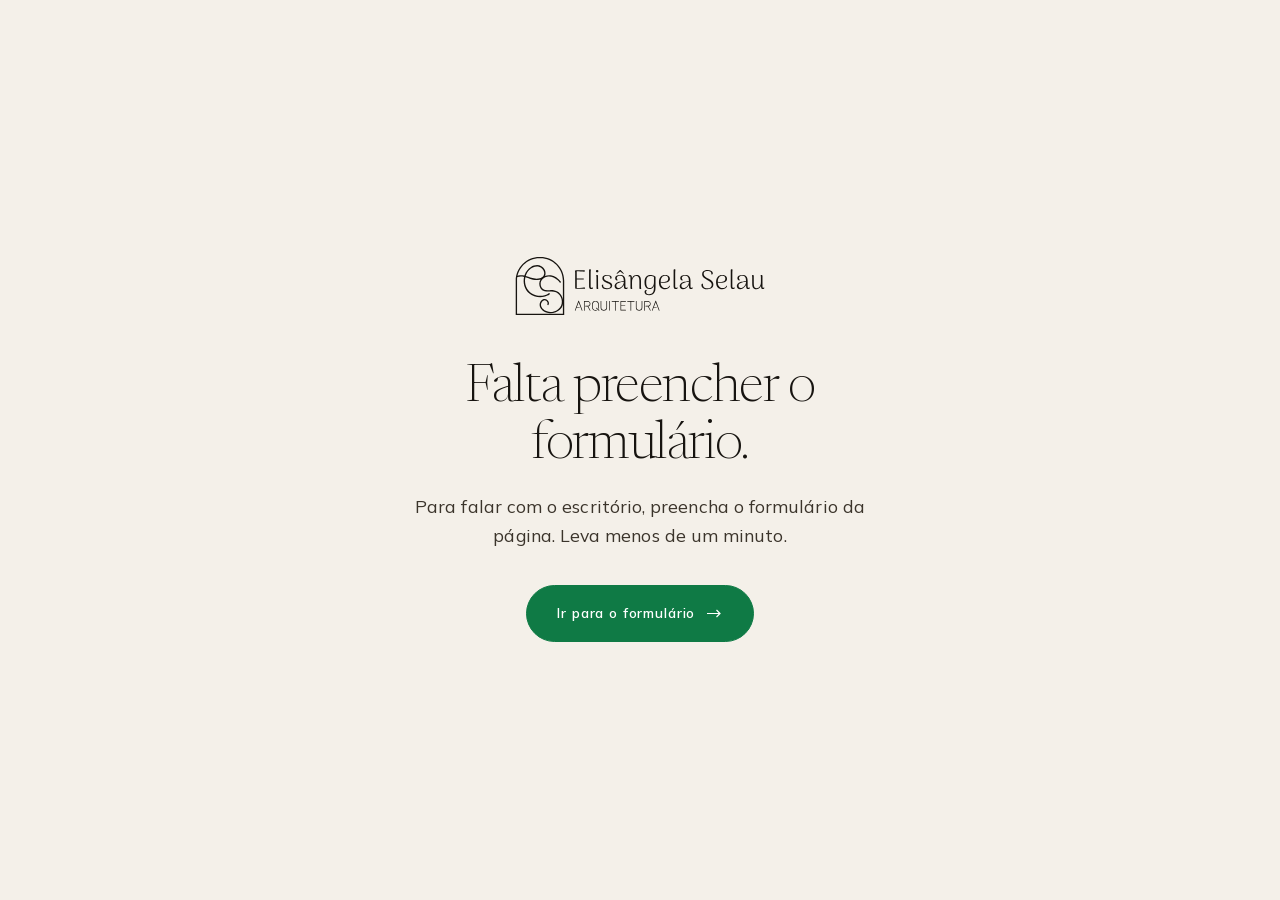
<file: obrigado.html>
<!doctype html>
<html lang="pt-BR">
<head>
<meta charset="utf-8">
<meta name="viewport" content="width=device-width,initial-scale=1">
<!-- Agradecimento do formulário. O GTM dispara as duas conversões do Google Ads
     em qualquer página cujo endereço contenha "/obrigado". Aqui ele só é
     carregado quando existe um pedido de verdade na sessão, então visita direta
     não conta conversão nem abre o WhatsApp. -->
<title>Pedido enviado | Elisângela Selau Arquitetura</title>
<meta name="robots" content="noindex,nofollow">
<meta name="theme-color" content="#F4F0E9">
<link rel="icon" href="favicon.ico" sizes="any">
<link rel="icon" href="assets/img/favicon.svg" type="image/svg+xml">
<link rel="preload" href="assets/fonts/mulish.woff2" as="font" type="font/woff2" crossorigin>
<link rel="preload" href="assets/fonts/newsreader.woff2" as="font" type="font/woff2" crossorigin>
<link rel="stylesheet" href="assets/css/site.css">
<style>
  .ty{min-height:100svh; display:grid; place-items:center; text-align:center; padding:2rem var(--gutter)}
  .ty__inner{max-width:44ch}
  .ty .brand{width:clamp(190px,26vw,250px); color:var(--ink); margin:0 auto 2.75rem}
  .ty h1{font-family:var(--serif); font-weight:200; font-size:clamp(2.1rem,5vw,3.4rem); line-height:1.06; letter-spacing:-.025em; margin-bottom:1.1rem}
  .ty p{color:var(--ink-2); margin-bottom:2.25rem}
  .ty__acoes{display:flex; flex-wrap:wrap; gap:.9rem; justify-content:center}
  .dots{display:flex; gap:7px; justify-content:center; margin-bottom:2.5rem}
  .dots i{width:6px; height:6px; border-radius:50%; background:var(--bronze); opacity:.28; animation:pulsa 1.25s infinite}
  .dots i:nth-child(2){animation-delay:.16s} .dots i:nth-child(3){animation-delay:.32s}
  @keyframes pulsa{0%,100%{opacity:.22; transform:scale(.85)} 45%{opacity:1; transform:scale(1)}}
  @media (prefers-reduced-motion:reduce){ .dots i{animation:none; opacity:.6} }
</style>
</head>
<body>
<main class="ty">
  <div class="ty__inner">
    <a class="brand" href="./" aria-label="Elisângela Selau Arquitetura"></a>
    <div class="dots" id="dots" aria-hidden="true"><i></i><i></i><i></i></div>
    <h1 id="titulo">Pedido enviado.</h1>
    <p id="txt">Estamos abrindo o seu WhatsApp com a mensagem já preenchida. É só tocar em enviar.</p>
    <div class="ty__acoes">
      <a class="btn" id="ir" href="./#formulario">
        <span id="ir-txt">Abrir o WhatsApp agora</span>
        <svg class="arw" width="15" height="9" viewBox="0 0 15 9" fill="none" aria-hidden="true"><path d="M0 4.5h13M9.5 1 13 4.5 9.5 8" stroke="currentColor" stroke-width="1.2"/></svg>
      </a>
      <a class="btn btn--ghost" id="voltar" href="./">Voltar ao site</a>
    </div>
  </div>
</main>

<script>
(() => {
  const WHATS = '5554984026936';
  const GTM = 'GTM-5HN8STRT';
  const $ = (id) => document.getElementById(id);
  const ctx = (new URLSearchParams(location.search).get('c') || 'formulario').replace(/[^a-z0-9_-]/gi, '').slice(0, 24);

  // o pedido chega pela sessão (nunca pela URL); window.name é a reserva
  let msg = '', lead = {};
  try {
    msg = sessionStorage.getItem('elis_lp_msg') || '';
    lead = JSON.parse(sessionStorage.getItem('elis_lp_lead') || '{}');
    sessionStorage.removeItem('elis_lp_msg');
    sessionStorage.removeItem('elis_lp_lead');
  } catch (_) {}
  if (window.name.indexOf('elis_lp:') === 0) {
    if (!msg) {
      try { const p = JSON.parse(window.name.slice(8)); msg = p.msg || ''; lead = p.lead || {}; } catch (_) {}
    }
    window.name = '';
  }

  if (!msg) {
    // Sem formulário preenchido: nada de WhatsApp e nada de conversão.
    $('dots').remove();
    $('titulo').textContent = 'Falta preencher o formulário.';
    $('txt').textContent = 'Para falar com o escritório, preencha o formulário da página. Leva menos de um minuto.';
    $('ir-txt').textContent = 'Ir para o formulário';
    $('voltar').remove();
    return;
  }

  const destino = `https://wa.me/${WHATS}?text=${encodeURIComponent(msg)}`;
  $('ir').href = destino;

  // Redireciona quando as tags do GTM terminarem (eventCallback), com 0,9s de
  // tela mínima para a página não só piscar e teto de 2,6s para quando um
  // bloqueador impede o GTM e o callback nunca vem.
  const reduzir = matchMedia('(prefers-reduced-motion: reduce)').matches;
  const inicio = Date.now();
  let prontas = false, partiu = false;
  const vai = () => { if (partiu || reduzir) return; partiu = true; location.replace(destino); };
  const tenta = () => { if (prontas && Date.now() - inicio >= 900) vai(); };

  window.dataLayer = window.dataLayer || [];
  window.dataLayer.push({
    'gtm.start': new Date().getTime(), event: 'gtm.js',
    eventCallback: () => { prontas = true; tenta(); }, eventTimeout: 2000
  });
  window.dataLayer.push({ event: 'conversao_orcamento', contexto: ctx, ...lead });
  const s = document.createElement('script');
  s.async = true;
  s.src = `https://www.googletagmanager.com/gtm.js?id=${GTM}`;
  document.head.appendChild(s);

  if (reduzir) {
    $('txt').textContent = 'Recebemos o seu pedido. Toque no botão abaixo para abrir o WhatsApp com a mensagem pronta.';
  } else {
    setTimeout(tenta, 900);
    setTimeout(vai, 2600);
  }
})();
</script>
</body>
</html>
</file>
<file: assets/css/site.css>
@charset "utf-8";

/* ============================================================
   Elisângela Selau Arquitetura
   Motivo: o arco do monograma. Base papel quente, acento bronze.
   ============================================================ */

@font-face{
  font-family:'Newsreader';
  src:url('../fonts/newsreader.woff2') format('woff2-variations');
  font-weight:200 500; font-style:normal; font-display:optional;
}
@font-face{
  font-family:'Newsreader';
  src:url('../fonts/newsreader-italic.woff2') format('woff2-variations');
  font-weight:300 400; font-style:italic; font-display:optional;
}
@font-face{
  font-family:'Mulish';
  src:url('../fonts/mulish.woff2') format('woff2-variations');
  font-weight:300 700; font-style:normal; font-display:optional;
}

:root{
  --paper:#F4F0E9;
  --paper-2:#FBF9F5;
  --paper-3:#EBE5DB;
  --ink:#171410;
  --ink-2:#3B342B;
  --muted:#736A5E;
  --bronze:#B29570;
  --bronze-deep:#87683F;
  --verde:#0F7A45;
  --verde-deep:#0A5C33;
  --line:rgba(23,20,16,.14);
  --line-soft:rgba(23,20,16,.08);

  --serif:'Newsreader',Georgia,'Times New Roman',serif;
  --sans:'Mulish',-apple-system,BlinkMacSystemFont,'Segoe UI',sans-serif;

  --fs-display:clamp(2.85rem,7vw,6rem);
  --fs-h2:clamp(2rem,4.4vw,3.5rem);
  --fs-h3:clamp(1.25rem,1.9vw,1.6rem);
  --fs-body:clamp(1rem,.42vw + .9rem,1.1rem);
  --fs-label:.75rem;

  --gutter:clamp(1.25rem,5vw,5.5rem);
  --section:clamp(4.75rem,10vw,9rem);
  --maxw:1560px;

  --arch:50% 50% 0 0 / 37.5% 37.5% 0 0;
  --ease:cubic-bezier(.22,1,.36,1);
}

*,*::before,*::after{box-sizing:border-box}
html{-webkit-text-size-adjust:100%}
html:focus-within{scroll-behavior:smooth}
body{
  margin:0; background:var(--paper); color:var(--ink);
  font-family:var(--sans); font-size:var(--fs-body); font-weight:400;
  line-height:1.62; letter-spacing:.004em;
  -webkit-font-smoothing:antialiased; text-rendering:optimizeLegibility;
  overflow-x:hidden;
}
img,svg{display:block; max-width:100%}
img{height:auto}
a{color:inherit; text-decoration:none}
button,input,select,textarea{font:inherit; color:inherit}
h1,h2,h3,h4,p,figure,blockquote{margin:0}
ul,ol{margin:0; padding:0; list-style:none}
::selection{background:var(--bronze); color:#fff}

:where(a,button,input,select,textarea,[tabindex]):focus-visible{
  outline:2px solid var(--bronze-deep); outline-offset:3px; border-radius:2px;
}

/* ---------- utilitários ---------- */
.wrap{max-width:var(--maxw); margin-inline:auto; padding-inline:var(--gutter)}
section[id],main[id]{scroll-margin-top:clamp(4.5rem,9vh,6.5rem)}
.sr-only{position:absolute;width:1px;height:1px;padding:0;margin:-1px;overflow:hidden;clip:rect(0 0 0 0);white-space:nowrap;border:0}

.serif{font-family:var(--serif); font-weight:300; letter-spacing:-.015em; line-height:1.06}
.italic{font-style:italic; font-weight:300}

.meta{
  font-size:var(--fs-label); font-weight:600; letter-spacing:.16em;
  text-transform:uppercase; color:var(--muted);
}
.rule{height:1px; background:var(--line); border:0; margin:0}

/* ---------- botões ---------- */
.btn{
  --bg:var(--verde); --fg:#fff; --hover:var(--verde-deep);
  position:relative; display:inline-flex; align-items:center; gap:.75rem;
  padding:1.02rem 1.9rem; background:var(--bg); color:var(--fg);
  font-size:.875rem; font-weight:600; letter-spacing:.06em;
  border:1px solid var(--bg); border-radius:999px; cursor:pointer;
  overflow:hidden; isolation:isolate; will-change:transform;
  transition:color .45s var(--ease), border-color .45s var(--ease), transform .5s var(--ease);
}
.btn::before{
  content:''; position:absolute; inset:0; z-index:-1; background:var(--hover);
  transform:translateY(101%); transition:transform .55s var(--ease);
}
.btn:hover::before,.btn:focus-visible::before{transform:translateY(0)}
.btn:hover,.btn:focus-visible{border-color:var(--hover); color:#fff}
.btn:active{transform:scale(.985)}
.btn .arw{transition:transform .5s var(--ease)}
.btn:hover .arw{transform:translateX(4px)}
.btn--ghost{--bg:transparent; --fg:var(--ink); --hover:var(--ink); border-color:var(--line)}
.btn--ghost:hover,.btn--ghost:focus-visible{color:#fff}
/* sobre foto: um respiro escuro para o verde não brigar com a imagem */
.btn--onphoto{box-shadow:0 14px 34px -14px rgba(8,32,20,.75)}

.lnk{
  display:inline-flex; align-items:center; gap:.6rem; padding-block:.35rem;
  font-size:.875rem; font-weight:600; letter-spacing:.05em;
  border-bottom:1px solid var(--line);
  transition:border-color .4s var(--ease), color .4s var(--ease);
}
.lnk:hover{color:var(--bronze-deep); border-color:var(--bronze)}
.lnk .arw{transition:transform .45s var(--ease)}
.lnk:hover .arw{transform:translateX(4px)}

/* ---------- nav ---------- */
.nav{
  position:fixed; inset:0 0 auto; z-index:60;
  display:flex; align-items:center; justify-content:space-between; gap:1.5rem;
  padding:1.15rem var(--gutter);
  transition:background .5s var(--ease), box-shadow .5s var(--ease), padding .5s var(--ease);
}
.nav::before{
  content:''; position:absolute; inset:0; z-index:-1; background:var(--paper);
  opacity:0; transition:opacity .5s var(--ease);
}
.nav[data-stuck]::before{opacity:.96}
.nav[data-stuck]{box-shadow:0 1px 0 var(--line-soft); padding-block:.85rem}
/* logo: um SVG, cor herdada via máscara */
.brand{
  display:block; aspect-ratio:630/147; background:currentColor;
  -webkit-mask:url('../img/logo.svg') no-repeat center/contain;
  mask:url('../img/logo.svg') no-repeat center/contain;
}
.nav__logo{width:clamp(148px,15vw,205px); color:var(--ink); transition:color .4s var(--ease)}
.nav__menu{display:flex; align-items:center; gap:clamp(1.1rem,2vw,2.1rem)}
.nav__menu a{
  position:relative; font-size:.82rem; font-weight:600; letter-spacing:.1em;
  text-transform:uppercase; color:var(--ink-2); padding-block:.4rem;
}
.nav__menu a::after{
  content:''; position:absolute; left:0; bottom:0; width:100%; height:1px;
  background:var(--bronze); transform:scaleX(0); transform-origin:right;
  transition:transform .45s var(--ease);
}
.nav__menu a:hover::after{transform:scaleX(1); transform-origin:left}
.nav__cta{padding:.72rem 1.4rem; font-size:.78rem}
.nav__burger{display:none}

@media (max-width:1000px){
  .nav__menu,.nav__cta{display:none}
  .nav__burger{
    display:flex; flex-direction:column; justify-content:center; gap:5px;
    width:46px; height:46px; padding:0 11px; background:none;
    border:1px solid var(--line); border-radius:999px; cursor:pointer;
  }
  .nav__burger span{height:1px; background:var(--ink); transition:transform .4s var(--ease), opacity .3s}
  .nav__burger[aria-expanded="true"] span:nth-child(1){transform:translateY(6px) rotate(45deg)}
  .nav__burger[aria-expanded="true"] span:nth-child(2){opacity:0}
  .nav__burger[aria-expanded="true"] span:nth-child(3){transform:translateY(-6px) rotate(-45deg)}
}

.drawer{
  position:fixed; inset:0; z-index:55; background:var(--paper);
  display:flex; flex-direction:column; justify-content:center; gap:.35rem;
  padding:6rem var(--gutter) 3rem;
  clip-path:inset(0 0 100% 0); visibility:hidden;
  transition:clip-path .7s var(--ease), visibility .7s;
}
.drawer[data-open]{clip-path:inset(0 0 0 0); visibility:visible}
.drawer a{
  font-family:var(--serif); font-weight:300; font-size:clamp(2rem,8vw,2.9rem);
  line-height:1.28; opacity:0; transform:translateY(18px);
  transition:opacity .5s var(--ease), transform .5s var(--ease);
}
.drawer[data-open] a{opacity:1; transform:none; transition-delay:calc(.16s + var(--i) * .06s)}
.drawer .btn{margin-top:1.75rem; align-self:flex-start}
.drawer__foot{margin-top:2.5rem; display:grid; gap:.35rem}
.drawer__foot span{font-size:.9rem; color:var(--muted)}

/* ============================================================
   HERO
   ============================================================ */
.hero{padding:clamp(7.5rem,15vh,9.5rem) 0 clamp(3rem,6vw,5rem); overflow:hidden}
.hero__grid{
  display:grid; gap:clamp(2.5rem,5vw,4.5rem); align-items:center;
  grid-template-columns:minmax(0,1.02fr) minmax(0,.98fr);
}
.hero__title{
  font-family:var(--serif); font-weight:200; font-size:var(--fs-display);
  line-height:.98; letter-spacing:-.028em; margin-bottom:1.7rem;
}
.hero__title .italic{color:var(--bronze-deep)}
.hero__lead{
  max-width:34ch; color:var(--ink-2); font-size:clamp(1.02rem,.5vw + .92rem,1.18rem);
  line-height:1.66;
}
.hero__actions{display:flex; flex-wrap:wrap; gap:.9rem; margin-top:2.4rem}

/* arco */
.arch{
  position:relative; aspect-ratio:3/4; border-radius:var(--arch);
  overflow:hidden; background:var(--paper-3);
}
.arch img{width:100%; height:100%; object-fit:cover}
/* O arco é 3:4, então a altura é a largura x 4/3. Travado só pela largura ele
   passava da dobra em notebook (1366x768 e 1512x860). O terceiro termo limita
   a largura pelo que sobra de altura na tela, descontando os paddings do hero. */
.hero__arch{max-width:min(100%, 548px, calc((100vh - 14.5rem) * .75)); margin-inline:auto; width:100%}

/* ---------- slideshow do hero ---------- */
.hero__slide{position:absolute; inset:0; width:100%; height:100%; object-fit:cover;
  opacity:0; transition:opacity 1.1s var(--ease)}
.hero__slide.is-on{opacity:1}
.hero__arch picture{position:absolute; inset:0}

/* A foto do hero é o elemento de LCP, e por isso ela não é revelada por corte.
   Duas razões: com [data-mask] o corte só abria quando o site.js carregava e o
   IntersectionObserver disparava (1,8s de render delay numa imagem que já
   estava baixada em 60ms), e mesmo animado em CSS o clip-path esconde área
   pintada, que é justamente o que a métrica mede. Sobra o zoom, que roda em
   transform e não altera o que o navegador considera pintado.
   As seções abaixo da dobra continuam entrando por [data-mask]: lá o corte
   não custa nada porque nenhuma delas disputa o LCP. */
.hero__arch > picture > img{animation:heroAproxima 1.6s var(--ease) both}
@keyframes heroAproxima{from{transform:scale(1.1)} to{transform:none}}
@media (prefers-reduced-motion:reduce){
  .hero__arch > picture > img{animation:none}
}
@media (prefers-reduced-motion:reduce){
  .hero__slide{transition:none}
}
.hero__arch::after{
  content:''; position:absolute; inset:0; border-radius:inherit;
  box-shadow:inset 0 0 0 1px rgba(255,255,255,.22); pointer-events:none;
}
/* moldura deslocada, desenhada.
   O SVG é medido em % do .hero__frame, mas a foto tem max-width e fica
   centrada dentro dele. Sempre que os dois divergiam, o arco desenhado
   nascia maior que a foto e sobrava para fora: 691px de arco contra 440px
   de foto no tablet, 600 contra 501 no desktop. O frame agora usa o mesmo
   teto de largura da foto, então os dois nascem do mesmo retângulo.
   O width:100% é obrigatório: margin-inline:auto desliga o stretch do grid,
   e sem largura explícita o frame cai para fit-content, que aqui é zero,
   porque tudo dentro dele é absoluto ou medido em %. */
.hero__frame{
  position:relative;
  width:100%;
  max-width:min(100%, 548px, calc((100vh - 14.5rem) * .75));
  margin-inline:auto;
}
.hero__frame svg{
  /* mesmo tamanho da imagem, deslocado: só a aresta de cima e a da esquerda
     aparecem, o resto fica escondido atrás da foto */
  position:absolute; left:clamp(-28px,-2vw,-14px); top:clamp(-28px,-2vw,-14px);
  width:100%; height:100%;
  color:var(--bronze); opacity:.7; pointer-events:none;
}
.hero__frame path{stroke-dasharray:var(--len,1200); stroke-dashoffset:var(--len,1200)}
.hero__frame.is-in path{transition:stroke-dashoffset 2.2s var(--ease) .4s; stroke-dashoffset:0}

@media (max-width:900px){
  .hero__grid{grid-template-columns:1fr; gap:2.75rem}
  .hero__arch,.hero__frame{max-width:min(100%,440px)}
  .hero__title{font-size:clamp(2.6rem,11vw,3.6rem)}
}

/* ---------- fita de serviços ---------- */
.ticker{
  padding:1.15rem 0; border-block:1px solid var(--line);
  overflow:hidden; -webkit-mask-image:linear-gradient(90deg,transparent,#000 8%,#000 92%,transparent);
  mask-image:linear-gradient(90deg,transparent,#000 8%,#000 92%,transparent);
}
.ticker__track{display:flex; width:max-content; animation:slide 42s linear infinite}
.ticker li{
  display:flex; align-items:center; gap:clamp(1.5rem,3vw,2.75rem);
  margin-right:clamp(1.5rem,3vw,2.75rem);
  font-family:var(--serif); font-weight:300; font-size:clamp(1.05rem,1.6vw,1.45rem);
  color:var(--ink-2); white-space:nowrap;
}
.ticker li::after{content:''; width:5px; height:5px; border-radius:50%; background:var(--bronze)}
@keyframes slide{to{transform:translateX(-50%)}}
.ticker:hover .ticker__track{animation-play-state:paused}

/* ============================================================
   SEÇÕES
   ============================================================ */
.sec{padding-block:var(--section)}
.sec--tight{padding-block:clamp(3.5rem,7vw,6rem)}
.sec__head{
  display:grid; gap:clamp(1.5rem,3vw,3rem); align-items:end;
  grid-template-columns:minmax(0,1.15fr) minmax(0,.85fr);
  margin-bottom:clamp(2.5rem,5vw,4.25rem);
}
.sec__title{font-family:var(--serif); font-weight:200; font-size:var(--fs-h2); line-height:1.02; letter-spacing:-.025em}
.sec__intro{color:var(--ink-2); max-width:46ch}
@media (max-width:860px){ .sec__head{grid-template-columns:1fr; align-items:start} }

/* ---------- estúdio ---------- */
.studio{display:grid; gap:clamp(2.5rem,5vw,5rem); grid-template-columns:minmax(0,1fr) minmax(0,1fr); align-items:center}
.studio__text p + p{margin-top:1.15rem}
.studio__text .serif{
  font-size:clamp(1.5rem,2.5vw,2.15rem); font-weight:300; line-height:1.26;
  letter-spacing:-.015em; margin-bottom:1.6rem;
}
.stats{display:grid; grid-template-columns:repeat(2,1fr); gap:1.5rem; margin-top:2.6rem; padding-top:2rem; border-top:1px solid var(--line)}
.stats dt{font-family:var(--serif); font-weight:200; font-size:clamp(2.4rem,4.5vw,3.4rem); line-height:1; color:var(--bronze-deep)}
.stats dd{margin:.55rem 0 0; font-size:.8rem; font-weight:600; letter-spacing:.09em; text-transform:uppercase; color:var(--muted); line-height:1.4}
.studio__media{display:grid; gap:1rem; grid-template-columns:1fr 1fr; align-items:start}
.studio__media .arch{aspect-ratio:3/4}
.studio__media figure:last-child{margin-top:clamp(2rem,5vw,4rem)}
.studio__media img{width:100%; height:100%; object-fit:cover}
@media (max-width:900px){ .studio{grid-template-columns:1fr} }

/* ---------- faixa cheia ---------- */
.band{position:relative; height:clamp(58vh,68vh,760px); overflow:hidden; display:grid; place-items:center}
.band__media{position:absolute; inset:-12% 0; will-change:transform}
.band__media img{width:100%; height:100%; object-fit:cover}
.band::after{
  content:''; position:absolute; inset:0;
  background:
    radial-gradient(58% 46% at 50% 46%,rgba(12,10,8,.5),transparent 72%),
    linear-gradient(180deg,rgba(12,10,8,.48),rgba(12,10,8,.2) 45%,rgba(12,10,8,.6));
}
.band__inner{
  position:relative; z-index:2; display:flex; flex-direction:column; align-items:center;
  gap:clamp(1.75rem,3.5vw,2.5rem);
}
.band__quote{
  max-width:22ch; padding-inline:var(--gutter);
  font-family:var(--serif); font-weight:200; font-style:italic;
  font-size:clamp(1.75rem,4vw,3.15rem); line-height:1.16; letter-spacing:-.02em;
  color:#fff; text-align:center; text-wrap:balance;
}
.band__cite{
  display:block; margin-top:1.5rem; font-family:var(--sans); font-style:normal;
  font-size:.75rem; font-weight:600; letter-spacing:.16em; text-transform:uppercase;
  color:rgba(255,255,255,.72);
}

/* ---------- serviços ---------- */
.svc{border-top:1px solid var(--line)}
.svc__item{
  display:grid; gap:clamp(.5rem,3vw,2.5rem); align-items:baseline;
  grid-template-columns:5.5rem minmax(0,1fr) minmax(0,1.05fr);
  padding-block:clamp(1.9rem,3.5vw,2.9rem); border-bottom:1px solid var(--line);
  position:relative;
}
.svc__item::before{
  content:''; position:absolute; left:0; bottom:-1px; width:100%; height:1px;
  background:var(--bronze); transform:scaleX(0); transform-origin:left;
  transition:transform .7s var(--ease);
}
.svc__item:hover::before{transform:scaleX(1)}
.svc__n{font-family:var(--serif); font-weight:400; font-size:1.05rem; color:var(--bronze-deep)}
.svc__name{font-family:var(--serif); font-weight:300; font-size:var(--fs-h3); line-height:1.22; letter-spacing:-.01em}
.svc__desc{color:var(--muted); font-size:.96rem; line-height:1.62}
@media (max-width:800px){
  .svc__item{grid-template-columns:2.75rem 1fr; row-gap:.7rem}
  .svc__desc{grid-column:2}
}

/* ---------- projetos ---------- */
/* quatro por linha: encurta a seção sem achatar as fotos */
.grid{display:grid; grid-template-columns:repeat(12,1fr); gap:clamp(.85rem,1.6vw,1.5rem); align-items:start}
.card{position:relative; grid-column:span 3; margin:0}
.card--wide{grid-column:span 6}
.card[hidden]{display:none}
.card__media{
  position:relative; overflow:hidden; background:var(--paper-3);
  aspect-ratio:3/4; border-radius:3px;
}
.card--wide .card__media{aspect-ratio:14/9}
.card--arch .card__media{border-radius:var(--arch)}
.card__media img{
  width:100%; height:100%; object-fit:cover;
  transition:transform 1.2s var(--ease), filter .8s var(--ease);
}
.card:hover .card__media img{transform:scale(1.045)}
/* no mobile as verticais seguem em dupla; só as horizontais ocupam a linha */
@media (max-width:1100px){
  .card{grid-column:span 6}
  .card--wide{grid-column:span 12}
}
@media (max-width:620px){
  .card--wide .card__media{aspect-ratio:4/3}
}

/* ---------- processo (escuro) ---------- */
.dark{background:var(--ink); color:var(--paper); }
.dark .sec__title,.dark .hero__title{color:var(--paper-2)}
.dark .sec__intro{color:rgba(244,240,233,.68)}
.dark .meta{color:rgba(244,240,233,.5)}
.steps{display:grid; gap:clamp(1.5rem,2.5vw,2rem); grid-template-columns:repeat(4,1fr)}
.step{padding-top:1.6rem; border-top:1px solid rgba(244,240,233,.18)}
.step__n{font-family:var(--serif); font-weight:200; font-size:2.4rem; line-height:1; color:var(--bronze); display:block; margin-bottom:1.1rem}
.step h3{font-family:var(--serif); font-weight:300; font-size:1.3rem; line-height:1.24; margin-bottom:.7rem; color:var(--paper-2)}
.step p{font-size:.92rem; line-height:1.62; color:rgba(244,240,233,.66)}
@media (max-width:900px){ .steps{grid-template-columns:1fr 1fr} }
@media (max-width:560px){ .steps{grid-template-columns:1fr} }

/* ---------- Elis ---------- */
.elis{display:grid; gap:clamp(2.5rem,5vw,5rem); grid-template-columns:minmax(0,.85fr) minmax(0,1.15fr); align-items:center}
.elis__media .arch{max-width:460px}
.elis__quote{
  font-family:var(--serif); font-weight:300; font-style:italic;
  font-size:clamp(1.45rem,2.6vw,2.15rem); line-height:1.24; letter-spacing:-.015em;
  margin-bottom:1.5rem;
}
.elis__text p + p{margin-top:1.1rem; color:var(--ink-2)}
@media (max-width:900px){ .elis{grid-template-columns:1fr} .elis__media .arch{max-width:340px} }

/* ---------- instagram ---------- */
.feed{overflow:hidden; -webkit-mask-image:linear-gradient(90deg,transparent,#000 6%,#000 94%,transparent); mask-image:linear-gradient(90deg,transparent,#000 6%,#000 94%,transparent)}
.feed__track{display:flex; width:max-content; animation:slide 66s linear infinite}
.feed__track a{
  position:relative; display:block; width:clamp(150px,17vw,230px); aspect-ratio:1;
  margin-right:clamp(.6rem,1.2vw,1rem); overflow:hidden; border-radius:3px; background:var(--paper-3);
}
.feed__track img{width:100%; height:100%; object-fit:cover; transition:transform 1s var(--ease), opacity .5s}
.feed__track a::after{
  content:''; position:absolute; inset:0; background:var(--ink); opacity:0;
  transition:opacity .45s var(--ease);
}
.feed__track a:hover img{transform:scale(1.06)}
.feed__track a:hover::after{opacity:.18}
.feed:hover .feed__track{animation-play-state:paused}

/* ícone do WhatsApp nos botões */
.zap-ico{flex:none}

/* lista de contato do rodapé: ícone e texto na mesma linha de base */
/* telefone, e-mail e Instagram ficavam com 25px de altura: pequeno demais
   para o dedo, e é justamente por aqui que o contato acontece no celular.
   O padding sobe a área de toque para ~39px; a lista compensa no gap, então
   o rodapé não muda de altura. */
.foot__contato a{gap:.6rem}
.foot__contato svg{flex:none; opacity:.75; transition:opacity .35s var(--ease)}
.foot__contato a:hover svg{opacity:1}

/* ---------- rodapé ---------- */
.foot{background:var(--ink); color:rgba(244,240,233,.72); padding-block:clamp(3.5rem,7vw,5.5rem) 2rem}
.foot__top{display:grid; gap:clamp(2rem,4vw,3.5rem); grid-template-columns:minmax(0,1.3fr) repeat(2,minmax(0,.85fr)); align-items:start}
.foot__logo{color:var(--paper-2); width:clamp(200px,22vw,282px); margin-bottom:1.5rem}
.foot__top p{max-width:32ch; font-size:.95rem; line-height:1.66}
.foot h3{font-size:.72rem; font-weight:700; letter-spacing:.14em; text-transform:uppercase; color:rgba(244,240,233,.62); margin:0 0 1.1rem}
/* mesma troca da lista de contato: o link cresce, a margem encolhe na mesma
   medida. Os itens de navegação tinham 19px de altura de toque. */
.foot li + li{margin-top:.05rem}
.foot a{font-size:.95rem; overflow-wrap:anywhere; transition:color .35s var(--ease);
  display:inline-flex; align-items:center; padding-block:.45rem}
.foot a:hover{color:var(--bronze)}
.foot__bot{
  display:flex; flex-wrap:wrap; justify-content:space-between; gap:1rem;
  margin-top:clamp(2.5rem,5vw,4rem); padding-top:1.75rem;
  border-top:1px solid rgba(244,240,233,.14); font-size:.8rem; color:rgba(244,240,233,.62);
}
@media (max-width:820px){ .foot__top{grid-template-columns:1fr 1fr} .foot__brand{grid-column:1/-1} }
@media (max-width:560px){ .foot__top{grid-template-columns:1fr} }

/* ============================================================
   MOTION
   ============================================================ */
[data-rise]{opacity:0; transform:translateY(26px); transition:opacity .9s var(--ease), transform .9s var(--ease)}
[data-rise].is-in{opacity:1; transform:none}
[data-rise][data-d="1"]{transition-delay:.1s}
[data-rise][data-d="2"]{transition-delay:.2s}
[data-rise][data-d="3"]{transition-delay:.3s}
[data-rise][data-d="4"]{transition-delay:.4s}

/* Revelação por máscara: a imagem entra por baixo do corte.
   O corte fica no filho, nunca no elemento observado: clip-path zera o
   retângulo de interseção e o IntersectionObserver deixa de disparar. */
[data-mask] > picture{display:block; width:100%; height:100%}
[data-mask] > img,[data-mask] > picture{
  clip-path:inset(100% 0 0 0); transition:clip-path 1.35s var(--ease);
}
[data-mask].is-in > img,[data-mask].is-in > picture{clip-path:inset(0 0 0 0)}
[data-mask] img{transform:scale(1.14); transition:transform 1.7s var(--ease)}
[data-mask].is-in img{transform:none}

/* tipografia cinética: linhas sobem por trás de um corte */
.kin{display:block; overflow:hidden}
.kin > span{
  display:block; transform:translateY(105%);
  transition:transform 1.05s var(--ease) var(--kd,0s);
}
.is-in .kin > span,.kin.is-in > span{transform:none}

.count{font-variant-numeric:tabular-nums}

@media (prefers-reduced-motion:reduce){
  html:focus-within{scroll-behavior:auto}
  *,*::before,*::after{animation-duration:.001ms !important; animation-iteration-count:1 !important; transition-duration:.001ms !important}
  [data-rise],[data-mask],.kin > span{opacity:1; transform:none; clip-path:none}
  .ticker__track,.feed__track{animation:none}
}
</file>
<file: assets/css/formulario.css>
@charset "utf-8";

/* ============================================================
   Formulário de duas etapas: o único canal de contato do site.
   ============================================================ */

#formulario{background:var(--paper-2); border-top:1px solid var(--line-soft)}

.lf{display:grid; gap:clamp(2rem,5vw,5.5rem); grid-template-columns:minmax(0,.85fr) minmax(0,1.15fr); align-items:start}
.lf__head{position:sticky; top:clamp(6rem,12vh,8rem)}
.lf__head .sec__title{max-width:11ch}
@media (max-width:900px){
  .lf{grid-template-columns:1fr}
  .lf__head{position:static}
  .lf__head .sec__title{max-width:none}
}

.lf__passo[hidden]{display:none}
.lf__passo{animation:lf-entra .6s var(--ease) both}
@keyframes lf-entra{from{opacity:0; transform:translateY(14px)} to{opacity:1; transform:none}}
.lf__passo:focus{outline:none}

/* ---------- etapa 1: mesma gramática da lista de serviços ---------- */
.lf__opcoes{border-top:1px solid var(--line)}
.lf__opcao{
  width:100%; display:grid; grid-template-columns:3.25rem minmax(0,1fr) auto; align-items:baseline; gap:1rem;
  padding:clamp(1.05rem,2vw,1.4rem) 0; background:none; border:0; border-bottom:1px solid var(--line);
  text-align:left; cursor:pointer; position:relative; color:var(--ink);
}
.lf__opcao::before{
  content:''; position:absolute; left:0; bottom:-1px; width:100%; height:1px;
  background:var(--bronze); transform:scaleX(0); transform-origin:left;
  transition:transform .7s var(--ease);
}
.lf__opcao:hover::before,.lf__opcao:focus-visible::before{transform:scaleX(1)}
.lf__n{font-family:var(--serif); font-weight:400; font-size:1.05rem; color:var(--bronze-deep)}
.lf__txt{font-family:var(--serif); font-weight:300; font-size:clamp(1.14rem,1.55vw,1.4rem); line-height:1.3; letter-spacing:-.005em}
.lf__opcao .arw{align-self:center; color:var(--muted); transition:transform .45s var(--ease), color .45s var(--ease)}
.lf__opcao:hover .arw,.lf__opcao:focus-visible .arw{transform:translateX(4px); color:var(--bronze-deep)}
@media (max-width:560px){ .lf__opcao{grid-template-columns:2.4rem minmax(0,1fr) auto} }

/* ---------- bloqueio ---------- */
.lf__bloqueio{display:grid; gap:1.6rem; justify-items:start; padding-top:1.4rem; border-top:1px solid var(--line)}
.lf__aviso{font-family:var(--serif); font-weight:300; font-size:clamp(1.14rem,1.55vw,1.36rem); line-height:1.5; max-width:46ch}
.lf__email{overflow-wrap:anywhere}
.lf__voltar{
  background:none; border:0; padding:.25rem 0; cursor:pointer; font-family:var(--sans);
  font-size:.82rem; font-weight:600; letter-spacing:.05em; color:var(--muted);
  border-bottom:1px solid var(--line); transition:color .35s var(--ease), border-color .35s var(--ease);
}
.lf__voltar:hover{color:var(--bronze-deep); border-color:var(--bronze)}

/* ---------- etapa 2 ---------- */
.lf__escolha{
  display:flex; flex-wrap:wrap; align-items:baseline; justify-content:space-between; gap:.5rem 1.25rem;
  padding-bottom:1.1rem; border-bottom:1px solid var(--line);
  font-family:var(--serif); font-weight:300; font-size:clamp(1.08rem,1.4vw,1.25rem); line-height:1.35;
}

.form{display:grid; gap:clamp(1.35rem,2.5vw,1.85rem)}
.form__row{display:grid; gap:inherit; grid-template-columns:1fr 1fr}
.field{position:relative; display:grid; gap:.55rem; min-width:0}
.field > label,.lf__grupo legend{font-size:.9rem; font-weight:600; letter-spacing:.01em; color:var(--ink-2)}
.field input,.field textarea{
  width:100%; padding:.7rem 0 .8rem; background:none; border:0;
  border-bottom:1px solid var(--line); border-radius:0; font-size:1.02rem;
  transition:border-color .4s var(--ease);
}
.field textarea{resize:vertical; min-height:104px; line-height:1.6}
.field input:focus,.field textarea:focus{outline:none; border-color:var(--bronze)}
.field input::placeholder,.field textarea::placeholder{color:rgba(115,106,94,.6)}
.field[data-invalid] input,.field[data-invalid] textarea{border-color:#a4372a}
.field__err{font-size:.78rem; color:#a4372a; display:none}
.field[data-invalid] .field__err{display:block}

/* perguntas de múltipla escolha: rádio de verdade por baixo, pílula por cima */
.lf__grupo{border:0; margin:0; padding:0}
.lf__grupo legend{padding:0; margin-bottom:.8rem}
.lf__chips{display:flex; flex-wrap:wrap; gap:.55rem}
.lf__chips label{position:relative; cursor:pointer}
.lf__chips input{position:absolute; inset:0; opacity:0; margin:0; cursor:pointer}
.lf__chips span{
  display:inline-block; padding:.62rem 1.05rem; border:1px solid var(--line); border-radius:999px;
  font-size:.92rem; line-height:1.3; background:var(--paper-2);
  transition:background .3s var(--ease), color .3s var(--ease), border-color .3s var(--ease);
}
.lf__chips label:hover span{border-color:var(--bronze)}
.lf__chips input:checked + span{background:var(--ink); border-color:var(--ink); color:var(--paper-2)}
.lf__chips input:focus-visible + span{outline:2px solid var(--bronze-deep); outline-offset:3px}
.lf__grupo[data-invalid] .lf__chips span{border-color:rgba(164,55,42,.55)}

.form__foot{display:flex; flex-wrap:wrap; align-items:center; gap:1.25rem; margin-top:.4rem}
.form__foot .btn[disabled]{opacity:.7; pointer-events:none}
.hp{position:absolute; left:-9999px; width:1px; height:1px; opacity:0}
@media (max-width:560px){
  .form__row{grid-template-columns:1fr}
  .form__foot .btn{width:100%; justify-content:center}
}
</file>
<file: assets/css/lp-form.css>
@charset "utf-8";

/* ============================================================
   Formulário de duas etapas. Só a landing page carrega este arquivo;
   o site principal continua com o site.css sozinho.
   ============================================================ */

#formulario{background:var(--paper-2); border-top:1px solid var(--line-soft)}

.lf{display:grid; gap:clamp(2rem,5vw,5.5rem); grid-template-columns:minmax(0,.85fr) minmax(0,1.15fr); align-items:start}
.lf__head{position:sticky; top:clamp(6rem,12vh,8rem)}
.lf__head .sec__title{max-width:11ch}
@media (max-width:900px){
  .lf{grid-template-columns:1fr}
  .lf__head{position:static}
  .lf__head .sec__title{max-width:none}
}

.lf__passo[hidden]{display:none}
.lf__passo{animation:lf-entra .6s var(--ease) both}
@keyframes lf-entra{from{opacity:0; transform:translateY(14px)} to{opacity:1; transform:none}}
.lf__passo:focus{outline:none}

/* ---------- etapa 1: mesma gramática da lista de serviços ---------- */
.lf__opcoes{border-top:1px solid var(--line)}
.lf__opcao{
  width:100%; display:grid; grid-template-columns:3.25rem minmax(0,1fr) auto; align-items:baseline; gap:1rem;
  padding:clamp(1.05rem,2vw,1.4rem) 0; background:none; border:0; border-bottom:1px solid var(--line);
  text-align:left; cursor:pointer; position:relative; color:var(--ink);
}
.lf__opcao::before{
  content:''; position:absolute; left:0; bottom:-1px; width:100%; height:1px;
  background:var(--bronze); transform:scaleX(0); transform-origin:left;
  transition:transform .7s var(--ease);
}
.lf__opcao:hover::before,.lf__opcao:focus-visible::before{transform:scaleX(1)}
.lf__n{font-family:var(--serif); font-weight:400; font-size:1.05rem; color:var(--bronze-deep)}
.lf__txt{font-family:var(--serif); font-weight:300; font-size:clamp(1.14rem,1.55vw,1.4rem); line-height:1.3; letter-spacing:-.005em}
.lf__opcao .arw{align-self:center; color:var(--muted); transition:transform .45s var(--ease), color .45s var(--ease)}
.lf__opcao:hover .arw,.lf__opcao:focus-visible .arw{transform:translateX(4px); color:var(--bronze-deep)}
@media (max-width:560px){ .lf__opcao{grid-template-columns:2.4rem minmax(0,1fr) auto} }

/* ---------- bloqueio ---------- */
.lf__bloqueio{display:grid; gap:1.6rem; justify-items:start; padding-top:1.4rem; border-top:1px solid var(--line)}
.lf__aviso{font-family:var(--serif); font-weight:300; font-size:clamp(1.14rem,1.55vw,1.36rem); line-height:1.5; max-width:46ch}
.lf__email{overflow-wrap:anywhere}
.lf__voltar{
  background:none; border:0; padding:.25rem 0; cursor:pointer; font-family:var(--sans);
  font-size:.82rem; font-weight:600; letter-spacing:.05em; color:var(--muted);
  border-bottom:1px solid var(--line); transition:color .35s var(--ease), border-color .35s var(--ease);
}
.lf__voltar:hover{color:var(--bronze-deep); border-color:var(--bronze)}

/* ---------- etapa 2 ---------- */
.lf__escolha{
  display:flex; flex-wrap:wrap; align-items:baseline; justify-content:space-between; gap:.5rem 1.25rem;
  padding-bottom:1.1rem; border-bottom:1px solid var(--line);
  font-family:var(--serif); font-weight:300; font-size:clamp(1.08rem,1.4vw,1.25rem); line-height:1.35;
}

.form{display:grid; gap:clamp(1.35rem,2.5vw,1.85rem)}
.form__row{display:grid; gap:inherit; grid-template-columns:1fr 1fr}
.field{position:relative; display:grid; gap:.55rem; min-width:0}
.field > label,.lf__grupo legend{font-size:.9rem; font-weight:600; letter-spacing:.01em; color:var(--ink-2)}
.field input,.field textarea{
  width:100%; padding:.7rem 0 .8rem; background:none; border:0;
  border-bottom:1px solid var(--line); border-radius:0; font-size:1.02rem;
  transition:border-color .4s var(--ease);
}
.field textarea{resize:vertical; min-height:104px; line-height:1.6}
.field input:focus,.field textarea:focus{outline:none; border-color:var(--bronze)}
.field input::placeholder,.field textarea::placeholder{color:rgba(115,106,94,.6)}
.field[data-invalid] input,.field[data-invalid] textarea{border-color:#a4372a}
.field__err{font-size:.78rem; color:#a4372a; display:none}
.field[data-invalid] .field__err{display:block}

/* perguntas de múltipla escolha: rádio de verdade por baixo, pílula por cima */
.lf__grupo{border:0; margin:0; padding:0}
.lf__grupo legend{padding:0; margin-bottom:.8rem}
.lf__chips{display:flex; flex-wrap:wrap; gap:.55rem}
.lf__chips label{position:relative; cursor:pointer}
.lf__chips input{position:absolute; inset:0; opacity:0; margin:0; cursor:pointer}
.lf__chips span{
  display:inline-block; padding:.62rem 1.05rem; border:1px solid var(--line); border-radius:999px;
  font-size:.92rem; line-height:1.3; background:var(--paper-2);
  transition:background .3s var(--ease), color .3s var(--ease), border-color .3s var(--ease);
}
.lf__chips label:hover span{border-color:var(--bronze)}
.lf__chips input:checked + span{background:var(--ink); border-color:var(--ink); color:var(--paper-2)}
.lf__chips input:focus-visible + span{outline:2px solid var(--bronze-deep); outline-offset:3px}
.lf__grupo[data-invalid] .lf__chips span{border-color:rgba(164,55,42,.55)}

.form__foot{display:flex; flex-wrap:wrap; align-items:center; gap:1.25rem; margin-top:.4rem}
.form__foot .btn[disabled]{opacity:.7; pointer-events:none}
.hp{position:absolute; left:-9999px; width:1px; height:1px; opacity:0}
@media (max-width:560px){
  .form__row{grid-template-columns:1fr}
  .form__foot .btn{width:100%; justify-content:center}
}
</file>
